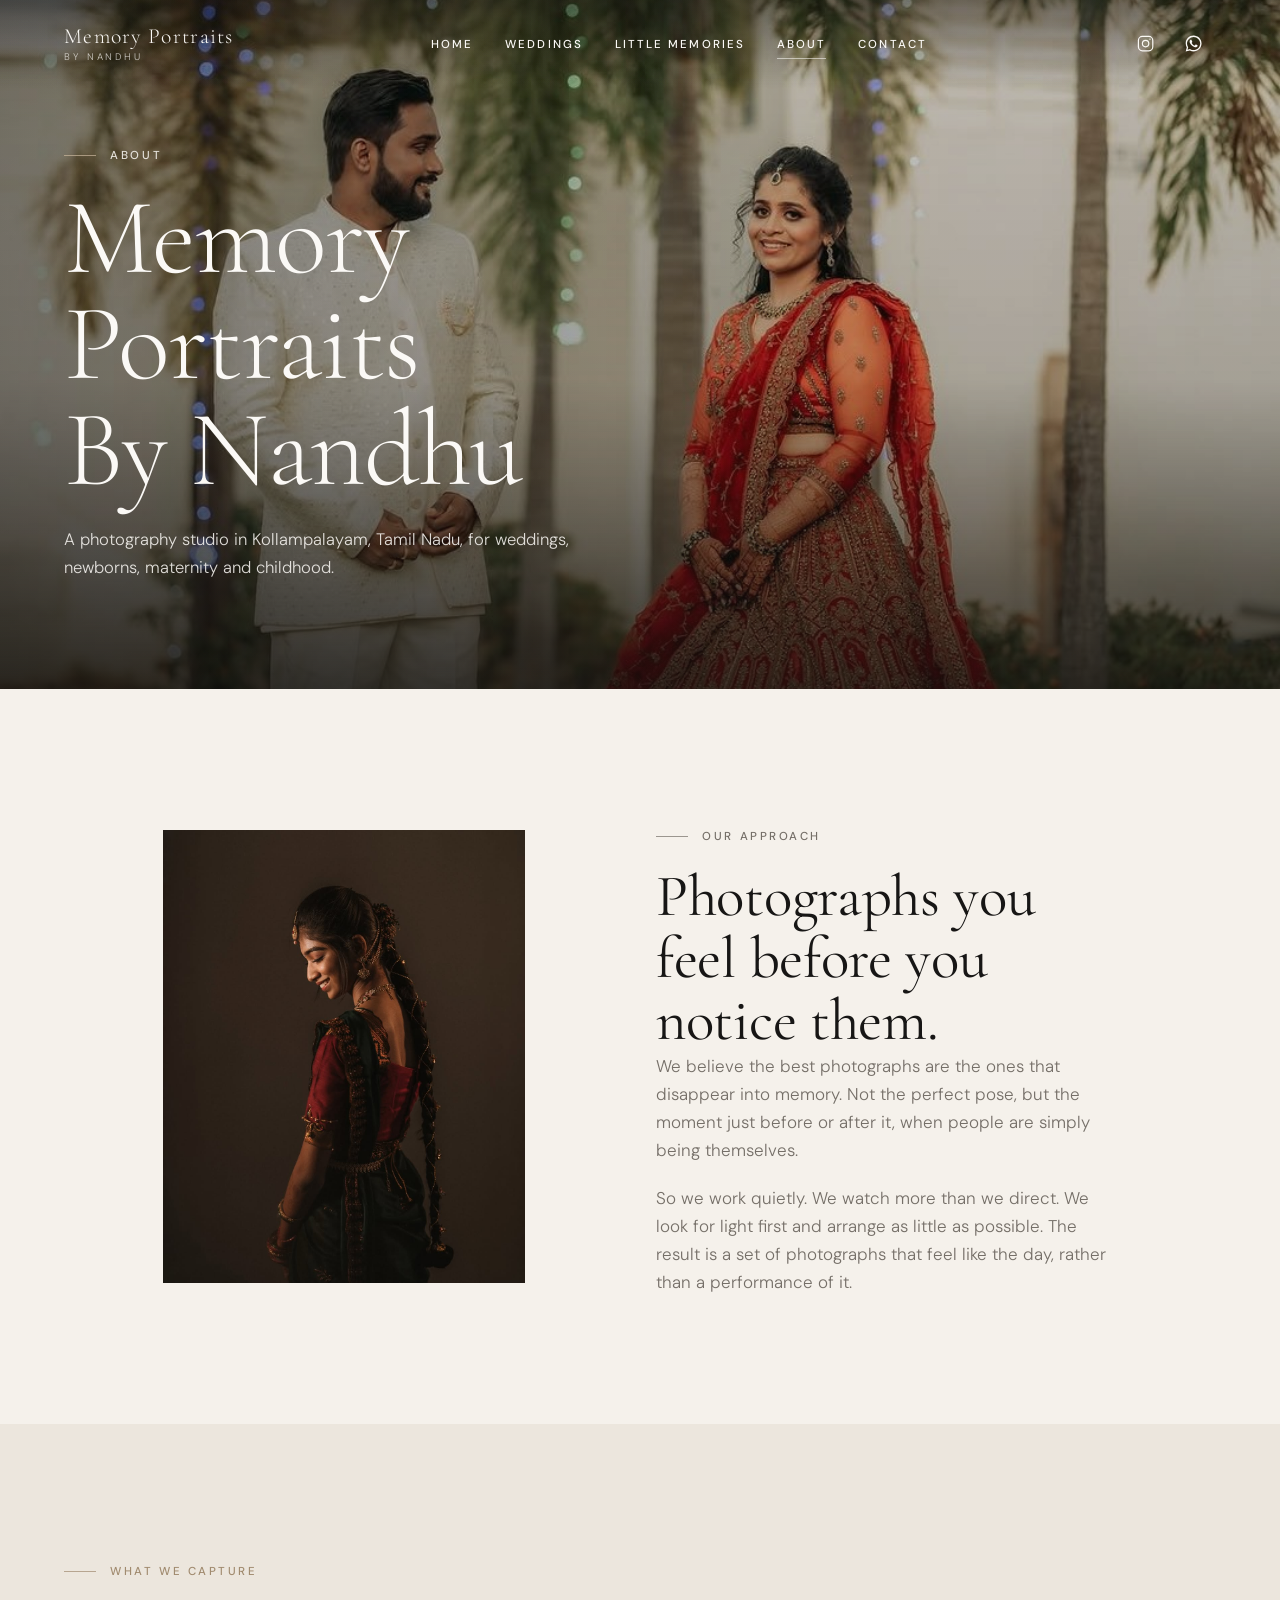
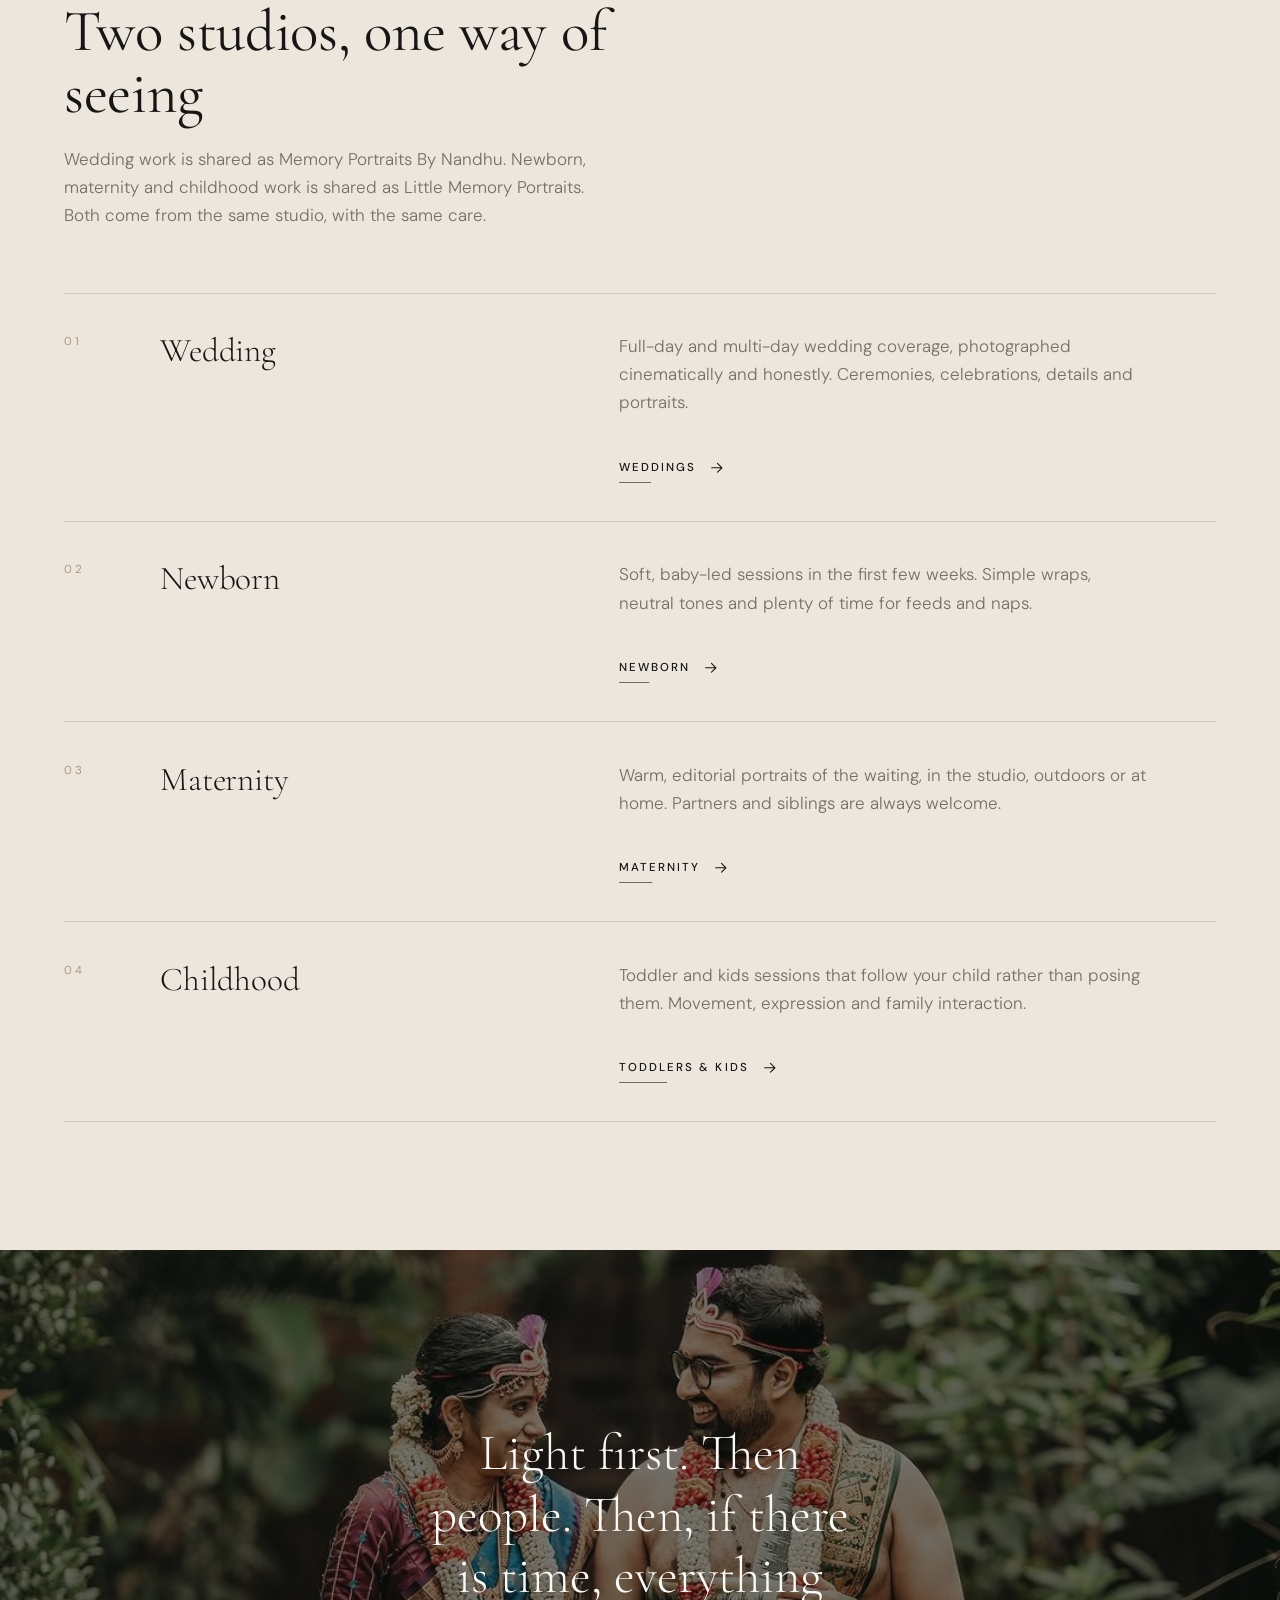
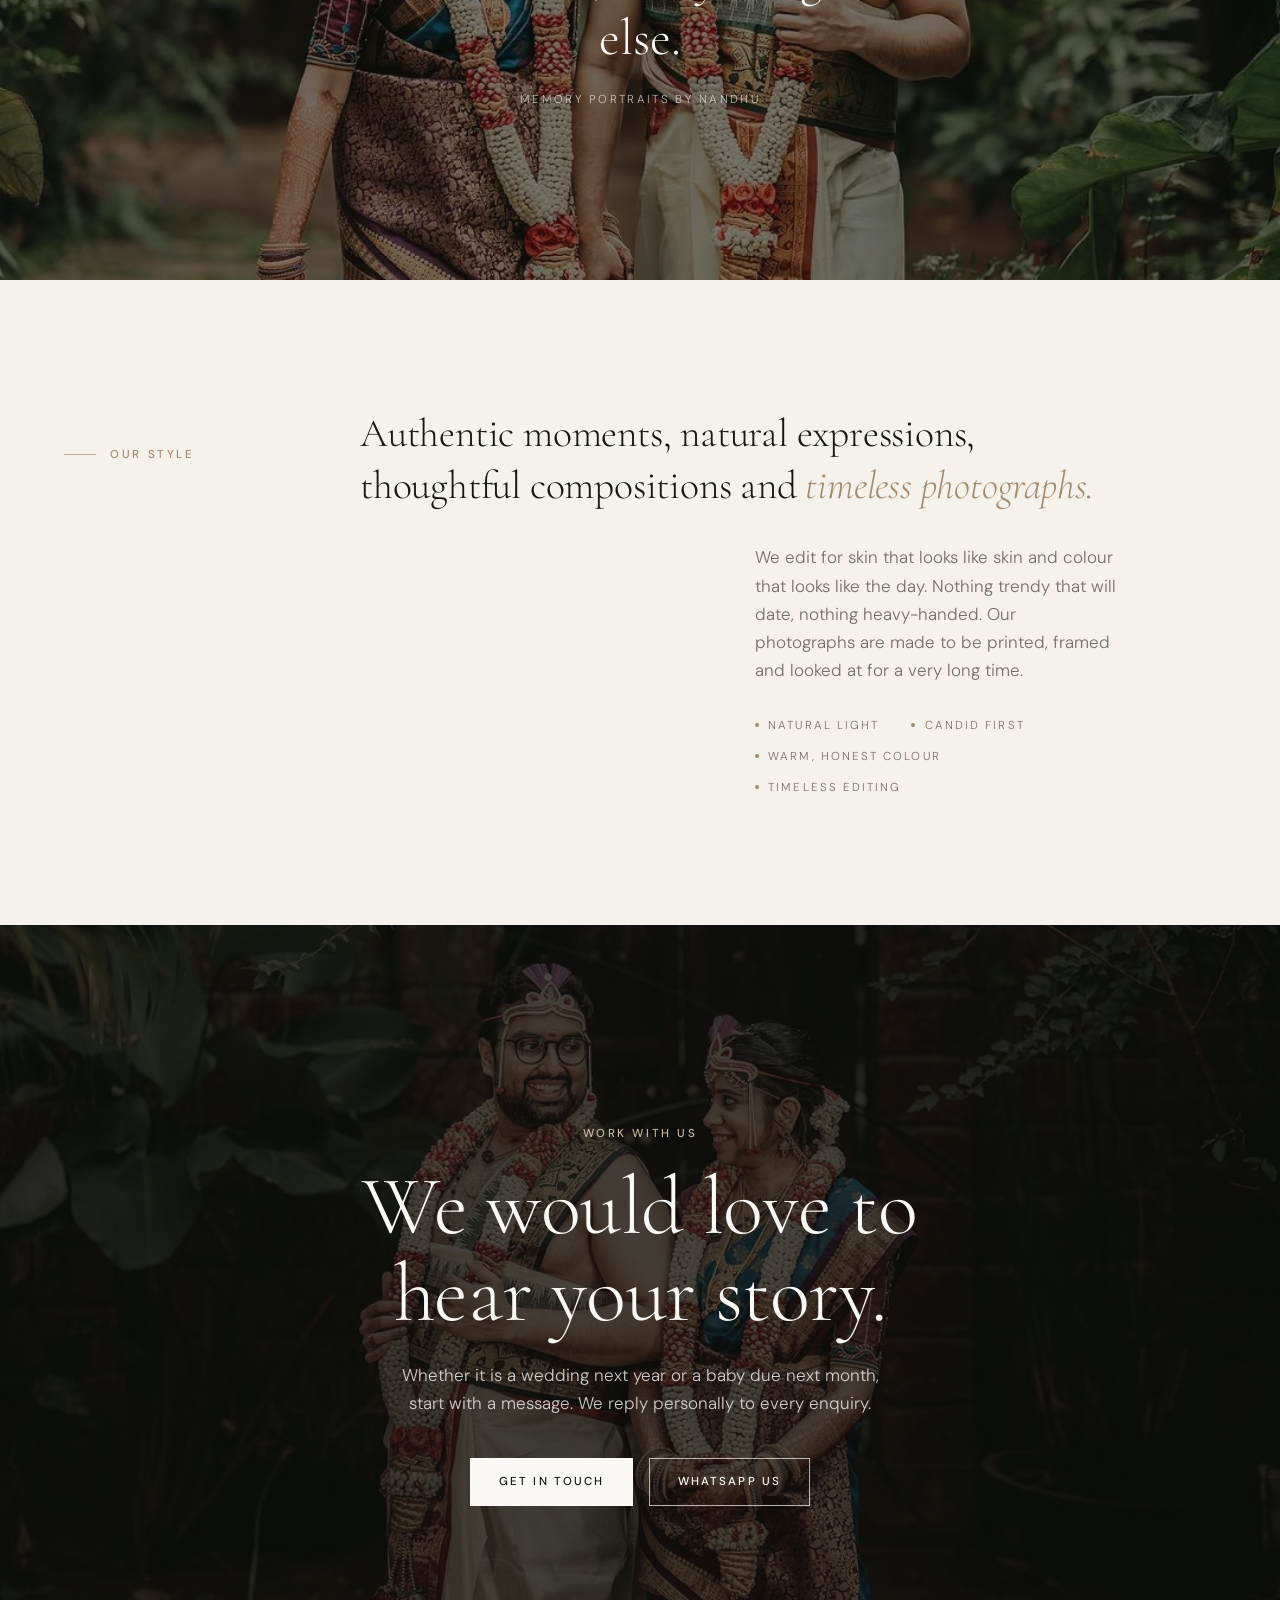
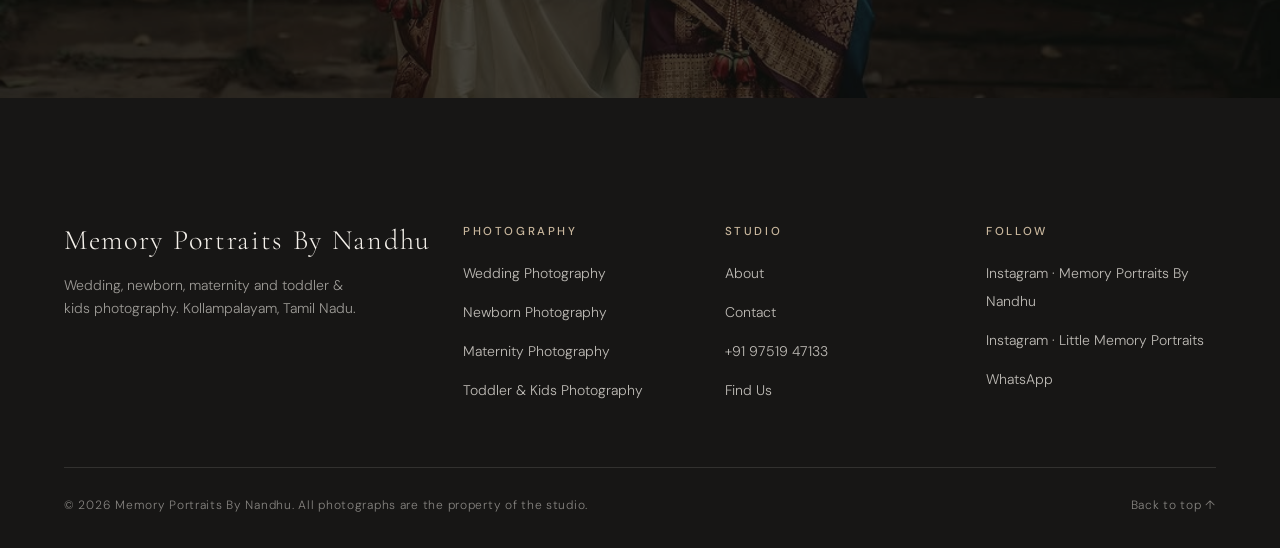
<file: about.html>
<!DOCTYPE html>
<html lang="en">
<head>
    <meta charset="utf-8">
    <meta name="viewport" content="width=device-width, initial-scale=1">
    <title>About | Memory Portraits By Nandhu</title>
    <meta name="description" content="About Memory Portraits By Nandhu, a photography studio in Kollampalayam, Tamil Nadu. Our approach, what we capture and the style behind our wedding, newborn, maternity and childhood photography.">

    <meta property="og:type" content="website">
    <meta property="og:site_name" content="Memory Portraits By Nandhu">
    <meta property="og:title" content="About | Memory Portraits By Nandhu">
    <meta property="og:description" content="Authentic moments, natural expressions, thoughtful compositions and timeless photographs.">
    <meta name="twitter:card" content="summary_large_image">
    <meta name="theme-color" content="#f5f1eb">

    <link rel="icon" href="assets/icons/favicon.svg" type="image/svg+xml">
    <link rel="preconnect" href="https://fonts.googleapis.com">
    <link rel="preconnect" href="https://fonts.gstatic.com" crossorigin>
    <link href="https://fonts.googleapis.com/css2?family=Cormorant+Garamond:ital,wght@0,300;0,400;0,500;1,300;1,400&family=DM+Sans:wght@300;400;500&display=swap" rel="stylesheet">
    <link rel="stylesheet" href="css/style.css">
    <script>document.documentElement.classList.add("js");</script>
</head>
<body id="top">

    <a class="skip-link" href="#main">Skip to content</a>

    <div class="preloader" aria-hidden="true">
        <div class="preloader__inner">
            <span class="preloader__mark">Memory Portraits By Nandhu</span>
            <span class="preloader__line"></span>
        </div>
    </div>

    <!-- ============================================================ HEADER -->
    <header class="site-header">
        <div class="site-header__inner">
            <a class="brand" href="index.html" aria-label="Memory Portraits By Nandhu – home">
                <span class="brand__name">Memory Portraits</span>
                <span class="brand__sub">By Nandhu</span>
            </a>

            <nav class="site-nav" aria-label="Primary">
                <ul class="site-nav__list">
                    <li><a href="index.html">Home</a></li>
                    <li><a href="weddings.html">Weddings</a></li>
                    <li><a href="newborn.html">Little Memories</a></li>
                    <li><a href="about.html" aria-current="page">About</a></li>
                    <li><a href="contact.html">Contact</a></li>
                </ul>
            </nav>

            <div class="site-header__actions">
                <a class="icon-link" href="https://www.instagram.com/memory_portraits_by_nandhu/" target="_blank" rel="noopener" aria-label="Instagram (opens in a new tab)">
                    <svg class="icon" viewBox="0 0 24 24" aria-hidden="true"><rect x="3" y="3" width="18" height="18" rx="5"/><circle cx="12" cy="12" r="4"/><circle cx="17.5" cy="6.5" r="0.8" fill="currentColor" stroke="none"/></svg>
                </a>
                <a class="icon-link" data-config="whatsapp" href="https://wa.me/919751947133" target="_blank" rel="noopener" aria-label="WhatsApp (opens in a new tab)">
                    <svg class="icon icon--fill" viewBox="0 0 24 24" aria-hidden="true"><path d="M12.04 2C6.58 2 2.13 6.45 2.13 11.91c0 1.75.46 3.45 1.32 4.95L2.05 22l5.25-1.38c1.45.79 3.08 1.21 4.74 1.21 5.46 0 9.91-4.45 9.91-9.91S17.5 2 12.04 2zm0 18.15c-1.48 0-2.93-.4-4.2-1.15l-.3-.18-3.12.82.83-3.04-.2-.31a8.26 8.26 0 0 1-1.26-4.38c0-4.54 3.7-8.24 8.24-8.24 4.54 0 8.24 3.7 8.24 8.24s-3.7 8.24-8.23 8.24zm4.52-6.16c-.25-.12-1.47-.72-1.69-.81-.23-.08-.39-.12-.56.12-.17.25-.64.81-.78.97-.14.17-.29.19-.54.06-.25-.12-1.05-.39-1.99-1.23-.74-.66-1.23-1.47-1.38-1.72-.14-.25-.02-.38.11-.51.11-.11.25-.29.37-.43.12-.14.17-.25.25-.41.08-.17.04-.31-.02-.43-.06-.12-.56-1.34-.76-1.84-.2-.48-.41-.42-.56-.43h-.48c-.17 0-.43.06-.66.31-.22.25-.86.85-.86 2.07 0 1.22.89 2.4 1.01 2.56.12.17 1.75 2.67 4.23 3.74.59.26 1.05.41 1.41.52.59.19 1.13.16 1.56.1.48-.07 1.47-.6 1.67-1.18.21-.58.21-1.07.14-1.18-.06-.1-.22-.16-.47-.28z"/></svg>
                </a>
                <button class="nav-toggle" type="button" aria-expanded="false" aria-controls="nav-overlay" aria-label="Open menu">
                    <span></span><span></span>
                </button>
            </div>
        </div>
    </header>

    <div class="nav-overlay" id="nav-overlay" aria-hidden="true">
        <nav aria-label="Mobile">
            <ol class="nav-overlay__list">
                <li><a href="index.html">Home</a></li>
                <li><a href="weddings.html">Weddings</a></li>
                <li><a href="newborn.html">Little Memories</a></li>
                <li><a href="about.html" aria-current="page">About</a></li>
                <li><a href="contact.html">Contact</a></li>
            </ol>
        </nav>
        <div class="nav-overlay__footer">
            <div class="nav-overlay__social">
                <a href="https://www.instagram.com/memory_portraits_by_nandhu/" target="_blank" rel="noopener">Instagram · Memory Portraits By Nandhu</a>
                <a href="https://www.instagram.com/little_memoryportraits/" target="_blank" rel="noopener">Instagram · Little Memory Portraits</a>
                <a data-config="whatsapp" href="https://wa.me/919751947133" target="_blank" rel="noopener">WhatsApp</a>
            </div>
            <span class="nav-overlay__note">Kollampalayam, Tamil Nadu</span>
        </div>
    </div>

    <main id="main">

        <!-- ========================================================= HERO -->
        <section class="hero hero--compact" aria-labelledby="hero-title">
            <div class="hero__media">
                <img src="assets/images/hero/hero-about.jpg" alt="Bride and groom beneath the palms at the reception" width="1920" height="1080" loading="eager" fetchpriority="high">
            </div>
            <div class="hero__overlay"></div>
            <div class="hero__content">
                <p class="section-label">About</p>
                <h1 class="hero__title" id="hero-title">Memory Portraits By Nandhu</h1>
                <p class="hero__text">A photography studio in Kollampalayam, Tamil Nadu, for weddings, newborns, maternity and childhood.</p>
            </div>
        </section>

        <!-- ================================================= OUR APPROACH -->
        <section class="section" aria-labelledby="approach-title">
            <div class="container">
                <div class="grid-12 about-brief">
                    <figure class="about-brief__media reveal" data-reveal="scale">
                        <img src="assets/images/about/about-photographer.jpg" alt="Bride in soft, low light. Memory Portraits By Nandhu" width="1200" height="1600" loading="lazy">
                    </figure>
                    <div class="about-brief__body reveal">
                        <p class="section-label">Our approach</p>
                        <h2 class="section-title" id="approach-title">Photographs you feel before you notice them.</h2>
                        <p>We believe the best photographs are the ones that disappear into memory. Not the perfect pose, but the moment just before or after it, when people are simply being themselves.</p>
                        <p>So we work quietly. We watch more than we direct. We look for light first and arrange as little as possible. The result is a set of photographs that feel like the day, rather than a performance of it.</p>
                    </div>
                </div>
            </div>
        </section>

        <!-- ============================================== WHAT WE CAPTURE -->
        <section class="section section--alt" aria-labelledby="capture-title">
            <div class="container">
                <div class="section-heading reveal">
                    <p class="section-label">What we capture</p>
                    <h2 class="section-title" id="capture-title">Two studios, one way of seeing</h2>
                    <p class="section-heading__text">Wedding work is shared as Memory Portraits By Nandhu. Newborn, maternity and childhood work is shared as Little Memory Portraits. Both come from the same studio, with the same care.</p>
                </div>

                <div class="values reveal-stagger">
                    <article class="value">
                        <span class="value__index">01</span>
                        <h3 class="value__title">Wedding</h3>
                        <div class="value__text">
                            <p>Full-day and multi-day wedding coverage, photographed cinematically and honestly. Ceremonies, celebrations, details and portraits.</p>
                            <a class="link-arrow" href="weddings.html">Weddings <svg class="icon" viewBox="0 0 24 24" aria-hidden="true"><path d="M5 12h14M13 6l6 6-6 6"/></svg></a>
                        </div>
                    </article>
                    <article class="value">
                        <span class="value__index">02</span>
                        <h3 class="value__title">Newborn</h3>
                        <div class="value__text">
                            <p>Soft, baby-led sessions in the first few weeks. Simple wraps, neutral tones and plenty of time for feeds and naps.</p>
                            <a class="link-arrow" href="newborn.html">Newborn <svg class="icon" viewBox="0 0 24 24" aria-hidden="true"><path d="M5 12h14M13 6l6 6-6 6"/></svg></a>
                        </div>
                    </article>
                    <article class="value">
                        <span class="value__index">03</span>
                        <h3 class="value__title">Maternity</h3>
                        <div class="value__text">
                            <p>Warm, editorial portraits of the waiting, in the studio, outdoors or at home. Partners and siblings are always welcome.</p>
                            <a class="link-arrow" href="maternity.html">Maternity <svg class="icon" viewBox="0 0 24 24" aria-hidden="true"><path d="M5 12h14M13 6l6 6-6 6"/></svg></a>
                        </div>
                    </article>
                    <article class="value">
                        <span class="value__index">04</span>
                        <h3 class="value__title">Childhood</h3>
                        <div class="value__text">
                            <p>Toddler and kids sessions that follow your child rather than posing them. Movement, expression and family interaction.</p>
                            <a class="link-arrow" href="toddlers.html">Toddlers &amp; Kids <svg class="icon" viewBox="0 0 24 24" aria-hidden="true"><path d="M5 12h14M13 6l6 6-6 6"/></svg></a>
                        </div>
                    </article>
                </div>
            </div>
        </section>

        <!-- ================================================== IMAGE BREAK -->
        <section class="image-break" aria-label="Behind the scenes at the studio">
            <div class="image-break__media">
                <img src="assets/images/about/about-studio.jpg" alt="" width="1600" height="1067" loading="lazy">
            </div>
            <blockquote class="image-break__quote reveal" data-reveal="fade">
                <p>Light first. Then people. Then, if there is time, everything else.</p>
                <footer>Memory Portraits By Nandhu</footer>
            </blockquote>
        </section>

        <!-- ==================================================== OUR STYLE -->
        <section class="section" aria-labelledby="style-title">
            <div class="container">
                <div class="grid-12 statement">
                    <p class="section-label statement__label reveal" data-reveal="fade">Our style</p>
                    <h2 class="statement__text reveal" id="style-title">Authentic moments, natural expressions, thoughtful compositions and <em>timeless photographs.</em></h2>
                    <div class="statement__aside reveal">
                        <p>We edit for skin that looks like skin and colour that looks like the day. Nothing trendy that will date, nothing heavy-handed. Our photographs are made to be printed, framed and looked at for a very long time.</p>
                        <ul class="eyebrow-list">
                            <li>Natural light</li>
                            <li>Candid first</li>
                            <li>Warm, honest colour</li>
                            <li>Timeless editing</li>
                        </ul>
                    </div>
                </div>
            </div>
        </section>

        <!-- =================================================== CONTACT CTA -->
        <section class="contact-cta" aria-labelledby="cta-title">
            <div class="contact-cta__media">
                <img src="assets/images/weddings/wedding-14.jpg" alt="" width="1600" height="1067" loading="lazy">
            </div>
            <div class="container reveal">
                <p class="section-label">Work with us</p>
                <h2 class="contact-cta__title" id="cta-title">We would love to hear your story.</h2>
                <p class="contact-cta__text">Whether it is a wedding next year or a baby due next month, start with a message. We reply personally to every enquiry.</p>
                <div class="btn-group">
                    <a class="btn btn--light-solid" href="contact.html">Get in touch</a>
                    <a class="btn btn--light" data-config="whatsapp" href="https://wa.me/919751947133" target="_blank" rel="noopener">WhatsApp us</a>
                </div>
            </div>
        </section>

    </main>

    <!-- ============================================================ FOOTER -->
    <footer class="site-footer">
        <div class="container site-footer__grid">
            <div class="site-footer__brand">
                <a class="brand" href="index.html"><span class="brand__name">Memory Portraits By Nandhu</span></a>
                <p>Wedding, newborn, maternity and toddler &amp; kids photography. Kollampalayam, Tamil Nadu.</p>
            </div>
            <div>
                <h4 class="site-footer__heading">Photography</h4>
                <ul class="site-footer__list">
                    <li><a href="weddings.html">Wedding Photography</a></li>
                    <li><a href="newborn.html">Newborn Photography</a></li>
                    <li><a href="maternity.html">Maternity Photography</a></li>
                    <li><a href="toddlers.html">Toddler &amp; Kids Photography</a></li>
                </ul>
            </div>
            <div>
                <h4 class="site-footer__heading">Studio</h4>
                <ul class="site-footer__list">
                    <li><a href="about.html">About</a></li>
                    <li><a href="contact.html">Contact</a></li>
                    <li><a data-config="phone" href="tel:+919751947133">+91 97519 47133</a></li>
                    <li><a data-config="maps" href="https://www.google.com/maps/search/?api=1&amp;query=Memory+Portraits+By+Nandhu,+AK+Square,+95%2F1,+Gandhiji+Street,+Karur+Road,+Kollampalayam,+Tamil+Nadu+638002" target="_blank" rel="noopener">Find Us</a></li>
                </ul>
            </div>
            <div>
                <h4 class="site-footer__heading">Follow</h4>
                <ul class="site-footer__list">
                    <li><a href="https://www.instagram.com/memory_portraits_by_nandhu/" target="_blank" rel="noopener">Instagram · Memory Portraits By Nandhu</a></li>
                    <li><a href="https://www.instagram.com/little_memoryportraits/" target="_blank" rel="noopener">Instagram · Little Memory Portraits</a></li>
                    <li><a data-config="whatsapp" href="https://wa.me/919751947133" target="_blank" rel="noopener">WhatsApp</a></li>
                </ul>
            </div>
        </div>
        <div class="container site-footer__bottom">
            <span>© <span data-year>2026</span> Memory Portraits By Nandhu. All photographs are the property of the studio.</span>
            <a href="#top">Back to top &uarr;</a>
        </div>
    </footer>


    <script src="js/main.js" defer></script>
</body>
</html>
</file>
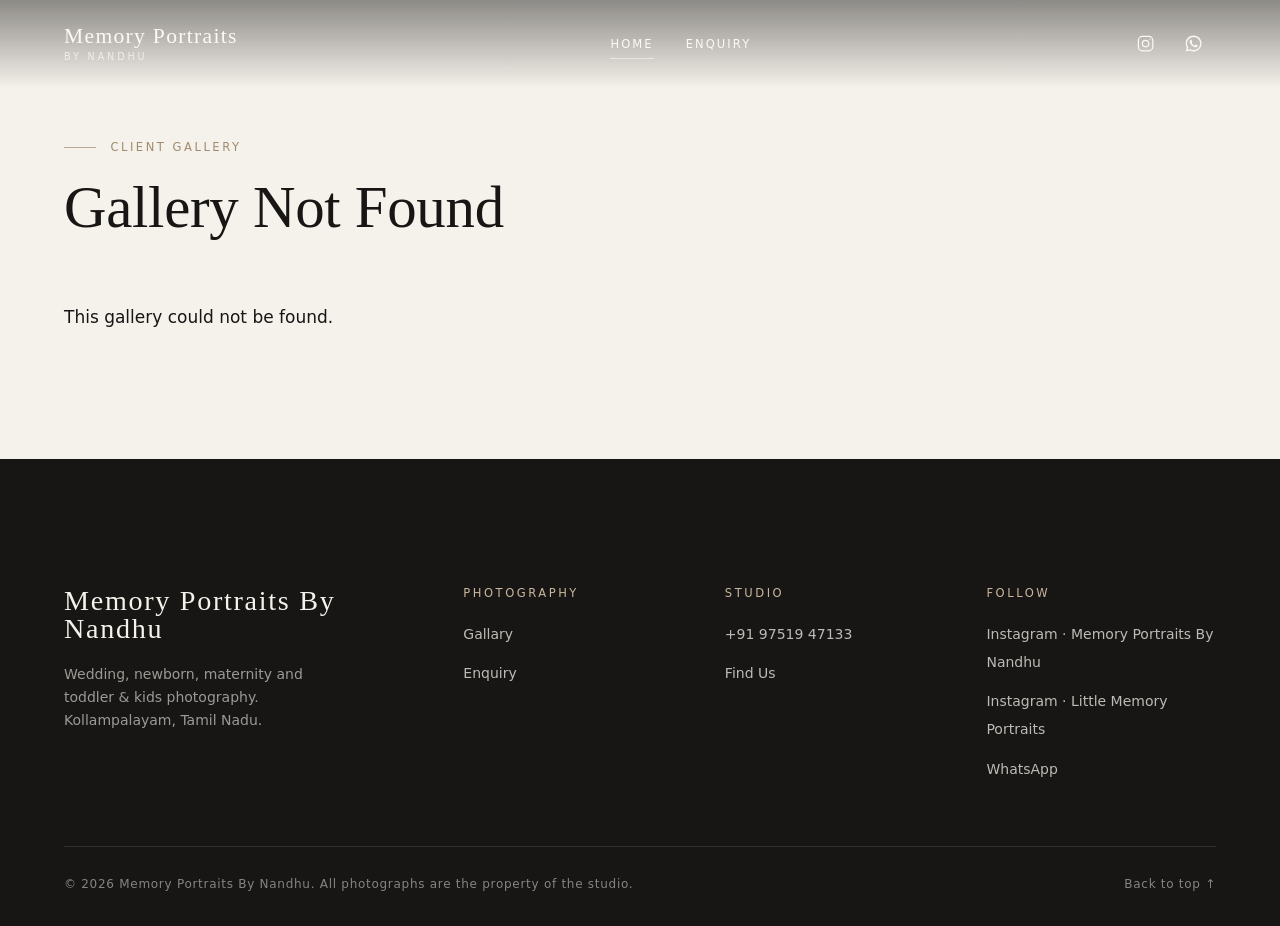
<file: client-gallery.html>
<!DOCTYPE html>
<html lang="en">
<head>
    <meta charset="UTF-8">
    <meta name="viewport" content="width=device-width, initial-scale=1.0">

    <title>Client Gallery | Memory Portraits By Nandhu</title>

    <link rel="stylesheet" href="css/style.css">
</head>
<body>

       <!-- ============================================================ HEADER -->
    <header class="site-header">
        <div class="site-header__inner">
            <a class="brand" href="index.html" aria-label="Memory Portraits By Nandhu – home">
                <span class="brand__name">Memory Portraits</span>
                <span class="brand__sub">By Nandhu</span>
            </a>

            <nav class="site-nav" aria-label="Primary">
                <ul class="site-nav__list">
                    <li><a href="index.html" aria-current="page">Home</a></li>
                  <!--  <li><a href="weddings.html">Weddings</a></li>
                    <li><a href="newborn.html">Little Memories</a></li>
                    <li><a href="about.html">About</a></li>
                    <li><a href="contact.html">Contact</a></li>-->
                    <li><a href="enquiry.html">Enquiry</a></li>
                    
                </ul>
            </nav>

            <div class="site-header__actions">
                <a class="icon-link" href="https://www.instagram.com/memory_portraits_by_nandhu/" target="_blank" rel="noopener" aria-label="Instagram (opens in a new tab)">
                    <svg class="icon" viewBox="0 0 24 24" aria-hidden="true"><rect x="3" y="3" width="18" height="18" rx="5"/><circle cx="12" cy="12" r="4"/><circle cx="17.5" cy="6.5" r="0.8" fill="currentColor" stroke="none"/></svg>
                </a>
                <a class="icon-link" data-config="whatsapp" href="https://wa.me/919751947133" target="_blank" rel="noopener" aria-label="WhatsApp (opens in a new tab)">
                    <svg class="icon icon--fill" viewBox="0 0 24 24" aria-hidden="true"><path d="M12.04 2C6.58 2 2.13 6.45 2.13 11.91c0 1.75.46 3.45 1.32 4.95L2.05 22l5.25-1.38c1.45.79 3.08 1.21 4.74 1.21 5.46 0 9.91-4.45 9.91-9.91S17.5 2 12.04 2zm0 18.15c-1.48 0-2.93-.4-4.2-1.15l-.3-.18-3.12.82.83-3.04-.2-.31a8.26 8.26 0 0 1-1.26-4.38c0-4.54 3.7-8.24 8.24-8.24 4.54 0 8.24 3.7 8.24 8.24s-3.7 8.24-8.23 8.24zm4.52-6.16c-.25-.12-1.47-.72-1.69-.81-.23-.08-.39-.12-.56.12-.17.25-.64.81-.78.97-.14.17-.29.19-.54.06-.25-.12-1.05-.39-1.99-1.23-.74-.66-1.23-1.47-1.38-1.72-.14-.25-.02-.38.11-.51.11-.11.25-.29.37-.43.12-.14.17-.25.25-.41.08-.17.04-.31-.02-.43-.06-.12-.56-1.34-.76-1.84-.2-.48-.41-.42-.56-.43h-.48c-.17 0-.43.06-.66.31-.22.25-.86.85-.86 2.07 0 1.22.89 2.4 1.01 2.56.12.17 1.75 2.67 4.23 3.74.59.26 1.05.41 1.41.52.59.19 1.13.16 1.56.1.48-.07 1.47-.6 1.67-1.18.21-.58.21-1.07.14-1.18-.06-.1-.22-.16-.47-.28z"/></svg>
                </a>
                <button class="nav-toggle" type="button" aria-expanded="false" aria-controls="nav-overlay" aria-label="Open menu">
                    <span></span><span></span>
                </button>
            </div>
        </div>
    </header>

    <div class="nav-overlay" id="nav-overlay" aria-hidden="true">
        <nav aria-label="Mobile">
            <ol class="nav-overlay__list">
                <li><a href="index.html" aria-current="page">Home</a></li>
              <!--  <li><a href="weddings.html">Weddings</a></li>
                <li><a href="newborn.html">Little Memories</a></li>
                <li><a href="about.html">About</a></li>
                <li><a href="contact.html">Contact</a></li> -->
                <li><a href="enquiry.html">Enquiry</a></li>
            </ol>
        </nav>
        <div class="nav-overlay__footer">
            <div class="nav-overlay__social">
                <a href="https://www.instagram.com/memory_portraits_by_nandhu/" target="_blank" rel="noopener">Instagram · Memory Portraits By Nandhu</a>
                <a href="https://www.instagram.com/little_memoryportraits/" target="_blank" rel="noopener">Instagram · Little Memory Portraits</a>
                <a data-config="whatsapp" href="https://wa.me/919751947133" target="_blank" rel="noopener">WhatsApp</a>
            </div>
            <span class="nav-overlay__note">Kollampalayam, Tamil Nadu</span>
        </div>
    </div>


    <main class="section">
        <div class="container">
            <header class="section-heading">
                <p class="section-label" id="clientCategory">Wedding Collection</p>
                <h2 class="section-title" id="clientTitle">Client Gallery</h2>
                <p id="photoCount"></p>
            </header>

            <div class="gallery gallery--editorial" id="photoGallery"></div>

            <p id="notFound" hidden>This gallery could not be found.</p>
        </div>
    </main>


     <!-- ============================================================ FOOTER -->
    <footer class="site-footer">
        <div class="container site-footer__grid">
            <div class="site-footer__brand">
                <a class="brand" href="index.html"><span class="brand__name">Memory Portraits By Nandhu</span></a>
                <p>Wedding, newborn, maternity and toddler &amp; kids photography. Kollampalayam, Tamil Nadu.</p>
            </div>
            <div>
                <h4 class="site-footer__heading">Photography</h4>
                <ul class="site-footer__list">
                    <li><a href="index.html">Gallary</a></li>
                    <li><a href="enquiry.html">Enquiry</a></li>
                </ul>
               <!-- <ul class="site-footer__list">
                    <li><a href="weddings.html">Wedding Photography</a></li>
                    <li><a href="newborn.html">Newborn Photography</a></li>
                    <li><a href="maternity.html">Maternity Photography</a></li>
                    <li><a href="toddlers.html">Toddler &amp; Kids Photography</a></li>
                </ul>-->
            </div>
            <div>
                <h4 class="site-footer__heading">Studio</h4>
                <ul class="site-footer__list">
                   <!-- <li><a href="about.html">About</a></li>
                    <li><a href="contact.html">Contact</a></li>-->
                    <li><a data-config="phone" href="tel:+919751947133">+91 97519 47133</a></li>
                    <li><a data-config="maps" href="https://www.google.com/maps/search/?api=1&amp;query=Memory+Portraits+By+Nandhu,+AK+Square,+95%2F1,+Gandhiji+Street,+Karur+Road,+Kollampalayam,+Tamil+Nadu+638002" target="_blank" rel="noopener">Find Us</a></li>
                </ul>
            </div>
            <div>
                <h4 class="site-footer__heading">Follow</h4>
                <ul class="site-footer__list">
                    <li><a href="https://www.instagram.com/memory_portraits_by_nandhu/" target="_blank" rel="noopener">Instagram · Memory Portraits By Nandhu</a></li>
                    <li><a href="https://www.instagram.com/little_memoryportraits/" target="_blank" rel="noopener">Instagram · Little Memory Portraits</a></li>
                    <li><a data-config="whatsapp" href="https://wa.me/919751947133" target="_blank" rel="noopener">WhatsApp</a></li>
                </ul>
            </div>
        </div>
        <div class="container site-footer__bottom">
            <span>© <span data-year>2026</span> Memory Portraits By Nandhu. All photographs are the property of the studio.</span>
            <a href="#top">Back to top &uarr;</a>
        </div>
    </footer>

    <script src="js/gallery-utils.js"></script>
    <script src="js/client-gallery.js"></script>
</body>
</html>
</file>
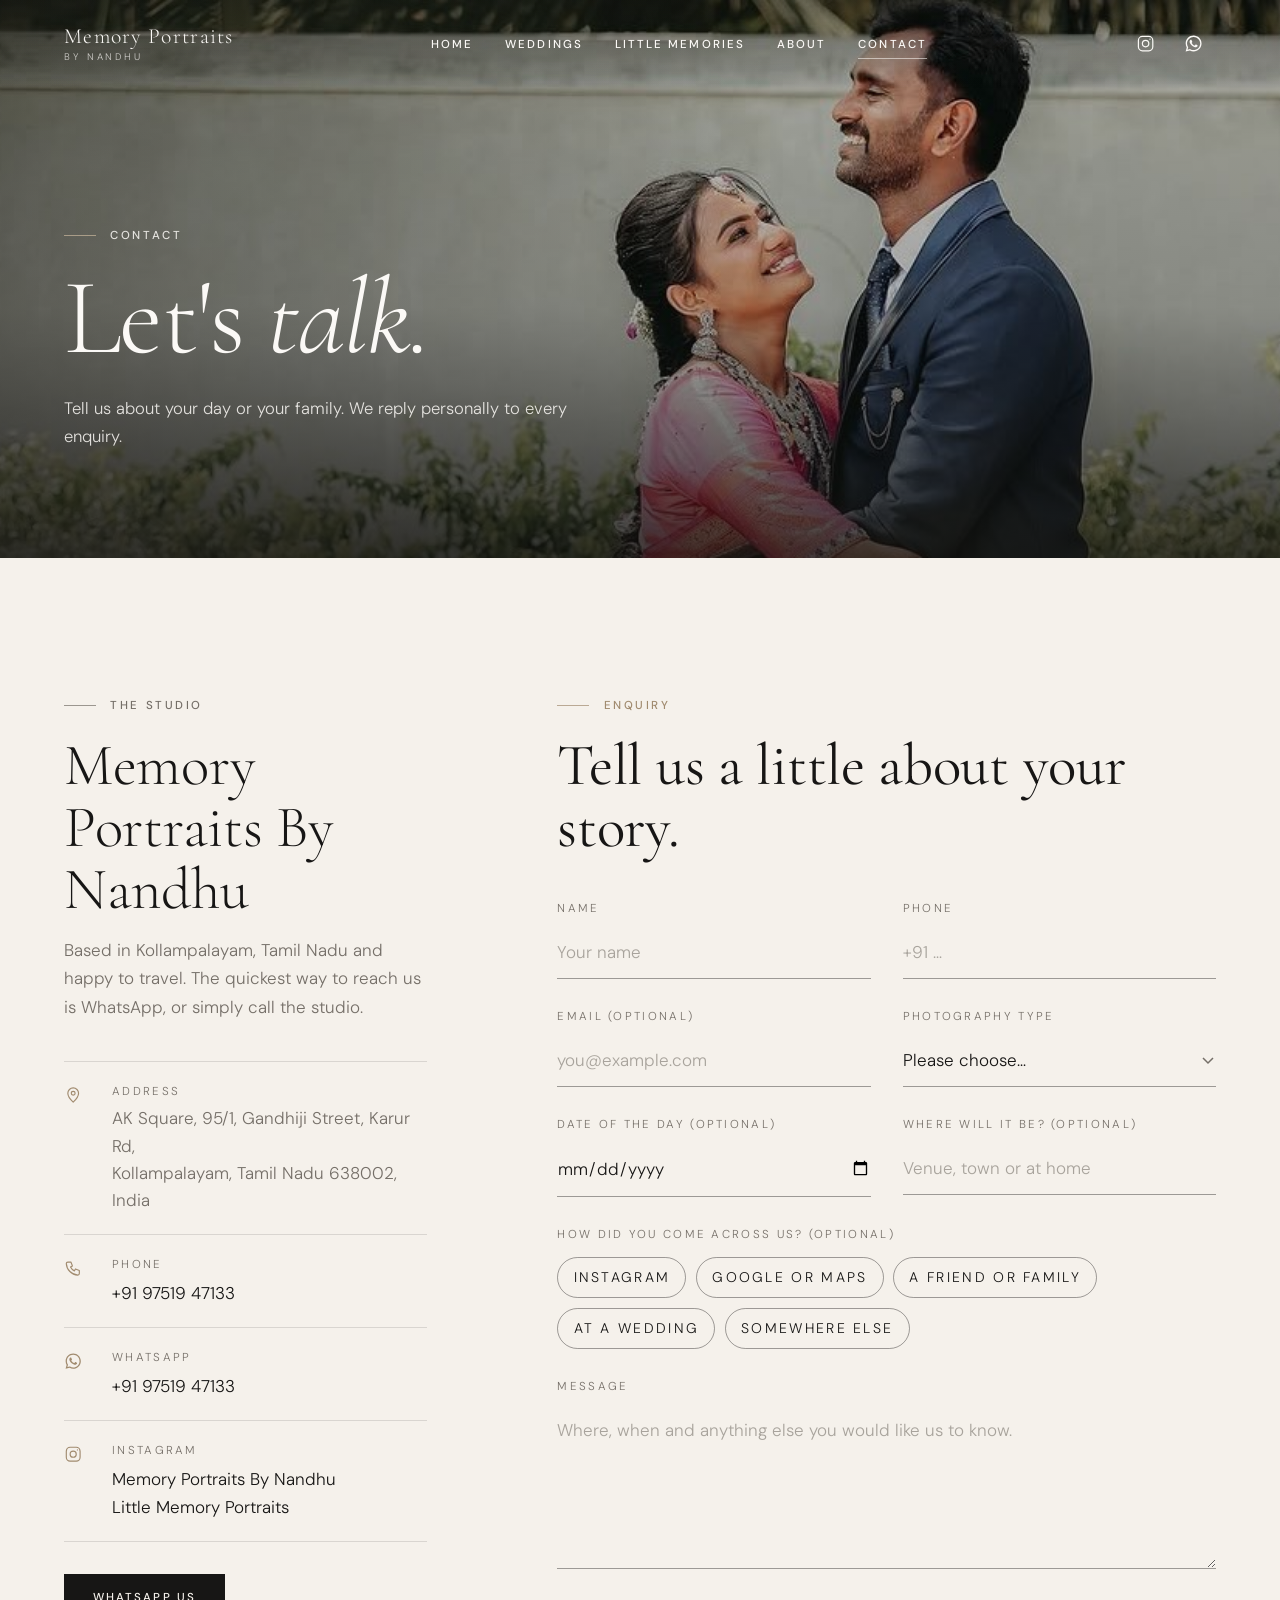
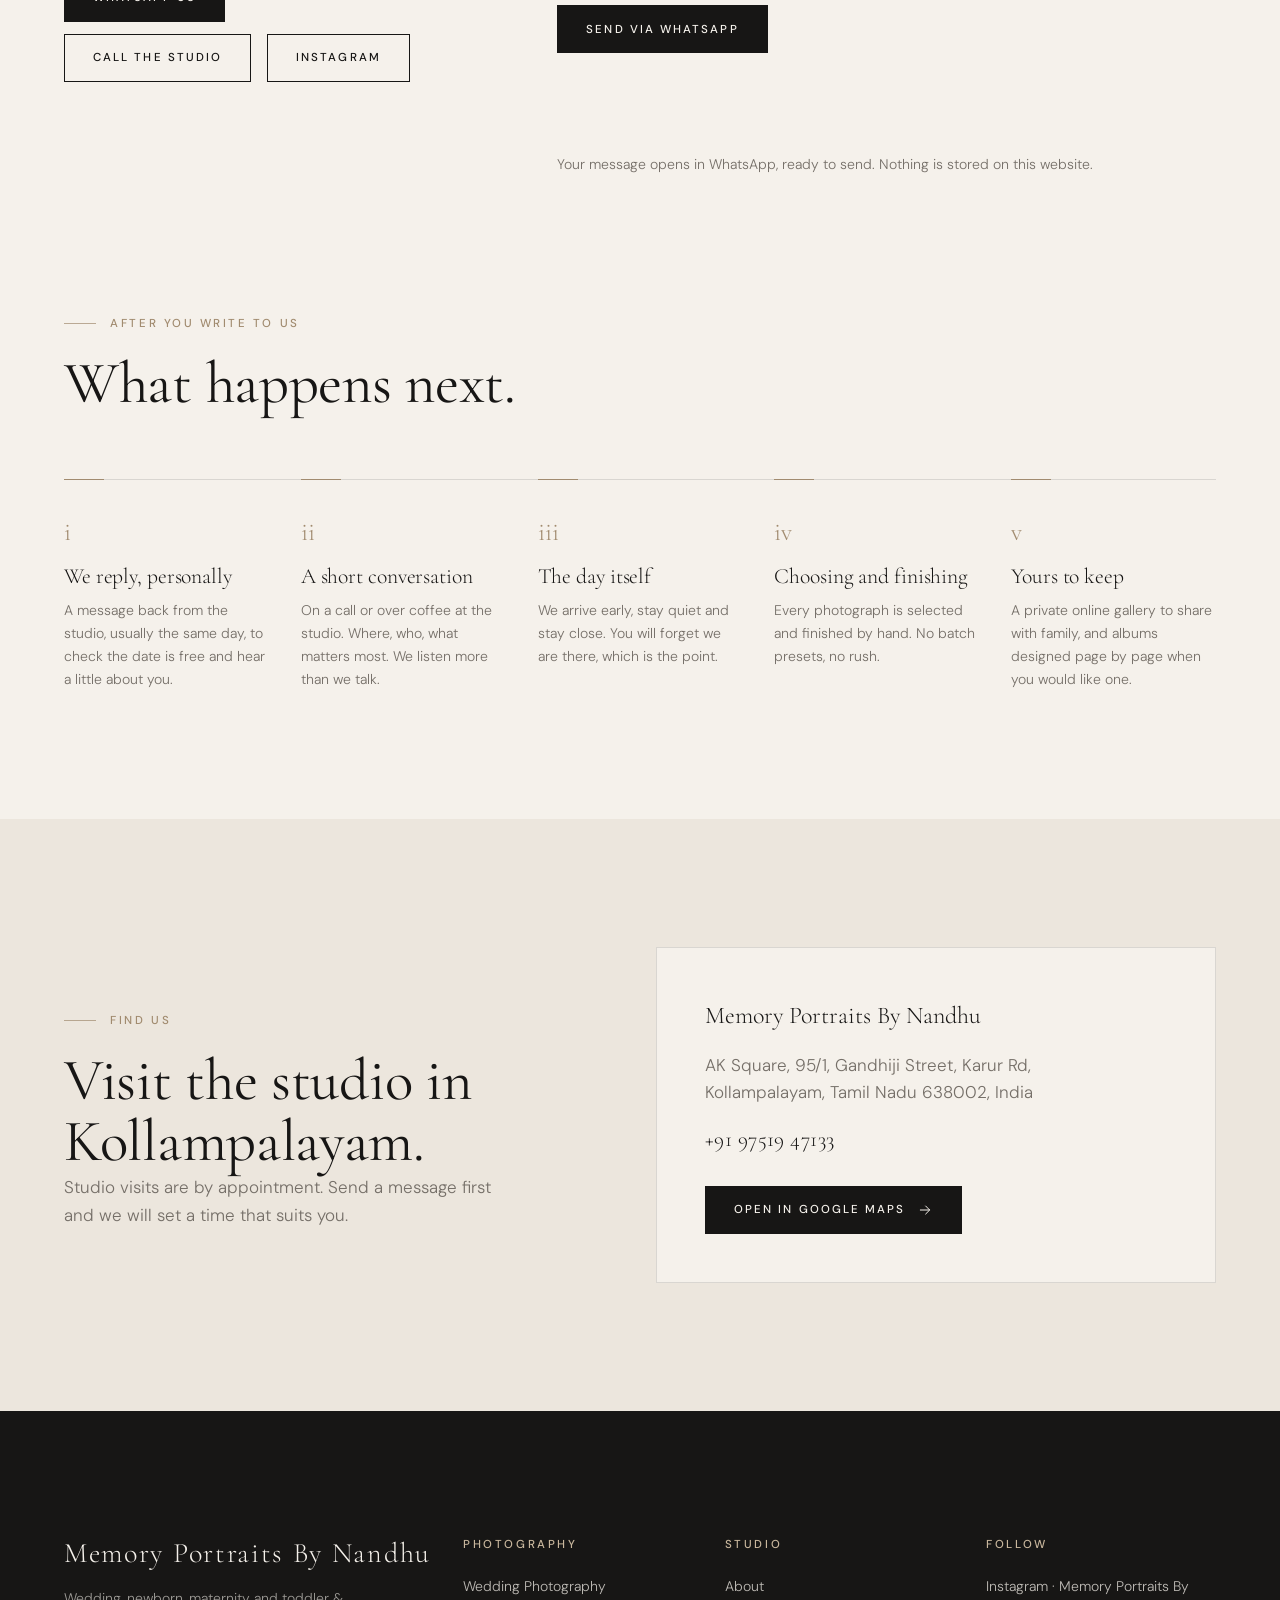
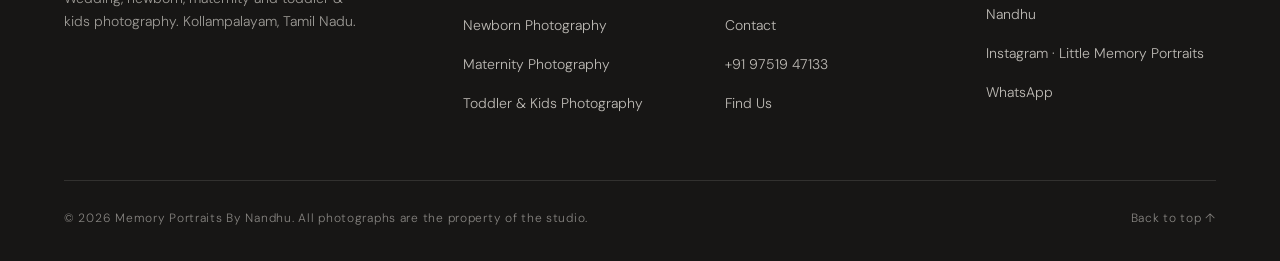
<file: contact.html>
<!DOCTYPE html>
<html lang="en">
<head>
    <meta charset="utf-8">
    <meta name="viewport" content="width=device-width, initial-scale=1">
    <title>Contact | Memory Portraits By Nandhu</title>
    <meta name="description" content="Enquire about wedding, newborn, maternity or kids photography with Memory Portraits By Nandhu in Kollampalayam, Tamil Nadu. Message us on WhatsApp or call the studio.">

    <meta property="og:type" content="website">
    <meta property="og:site_name" content="Memory Portraits By Nandhu">
    <meta property="og:title" content="Contact | Memory Portraits By Nandhu">
    <meta property="og:description" content="Tell us about your day or your family. We reply personally to every enquiry.">
    <meta name="twitter:card" content="summary_large_image">
    <meta name="theme-color" content="#f5f1eb">

    <link rel="icon" href="assets/icons/favicon.svg" type="image/svg+xml">
    <link rel="preconnect" href="https://fonts.googleapis.com">
    <link rel="preconnect" href="https://fonts.gstatic.com" crossorigin>
    <link href="https://fonts.googleapis.com/css2?family=Cormorant+Garamond:ital,wght@0,300;0,400;0,500;1,300;1,400&family=DM+Sans:wght@300;400;500&display=swap" rel="stylesheet">
    <link rel="stylesheet" href="css/style.css">
    <script>document.documentElement.classList.add("js");</script>
</head>
<body id="top">

    <a class="skip-link" href="#main">Skip to content</a>

    <div class="preloader" aria-hidden="true">
        <div class="preloader__inner">
            <span class="preloader__mark">Memory Portraits By Nandhu</span>
            <span class="preloader__line"></span>
        </div>
    </div>

    <!-- ============================================================ HEADER -->
    <header class="site-header">
        <div class="site-header__inner">
            <a class="brand" href="index.html" aria-label="Memory Portraits By Nandhu – home">
                <span class="brand__name">Memory Portraits</span>
                <span class="brand__sub">By Nandhu</span>
            </a>

            <nav class="site-nav" aria-label="Primary">
                <ul class="site-nav__list">
                    <li><a href="index.html">Home</a></li>
                    <li><a href="weddings.html">Weddings</a></li>
                    <li><a href="newborn.html">Little Memories</a></li>
                    <li><a href="about.html">About</a></li>
                    <li><a href="contact.html" aria-current="page">Contact</a></li>
                </ul>
            </nav>

            <div class="site-header__actions">
                <a class="icon-link" href="https://www.instagram.com/memory_portraits_by_nandhu/" target="_blank" rel="noopener" aria-label="Instagram (opens in a new tab)">
                    <svg class="icon" viewBox="0 0 24 24" aria-hidden="true"><rect x="3" y="3" width="18" height="18" rx="5"/><circle cx="12" cy="12" r="4"/><circle cx="17.5" cy="6.5" r="0.8" fill="currentColor" stroke="none"/></svg>
                </a>
                <a class="icon-link" data-config="whatsapp" href="https://wa.me/919751947133" target="_blank" rel="noopener" aria-label="WhatsApp (opens in a new tab)">
                    <svg class="icon icon--fill" viewBox="0 0 24 24" aria-hidden="true"><path d="M12.04 2C6.58 2 2.13 6.45 2.13 11.91c0 1.75.46 3.45 1.32 4.95L2.05 22l5.25-1.38c1.45.79 3.08 1.21 4.74 1.21 5.46 0 9.91-4.45 9.91-9.91S17.5 2 12.04 2zm0 18.15c-1.48 0-2.93-.4-4.2-1.15l-.3-.18-3.12.82.83-3.04-.2-.31a8.26 8.26 0 0 1-1.26-4.38c0-4.54 3.7-8.24 8.24-8.24 4.54 0 8.24 3.7 8.24 8.24s-3.7 8.24-8.23 8.24zm4.52-6.16c-.25-.12-1.47-.72-1.69-.81-.23-.08-.39-.12-.56.12-.17.25-.64.81-.78.97-.14.17-.29.19-.54.06-.25-.12-1.05-.39-1.99-1.23-.74-.66-1.23-1.47-1.38-1.72-.14-.25-.02-.38.11-.51.11-.11.25-.29.37-.43.12-.14.17-.25.25-.41.08-.17.04-.31-.02-.43-.06-.12-.56-1.34-.76-1.84-.2-.48-.41-.42-.56-.43h-.48c-.17 0-.43.06-.66.31-.22.25-.86.85-.86 2.07 0 1.22.89 2.4 1.01 2.56.12.17 1.75 2.67 4.23 3.74.59.26 1.05.41 1.41.52.59.19 1.13.16 1.56.1.48-.07 1.47-.6 1.67-1.18.21-.58.21-1.07.14-1.18-.06-.1-.22-.16-.47-.28z"/></svg>
                </a>
                <button class="nav-toggle" type="button" aria-expanded="false" aria-controls="nav-overlay" aria-label="Open menu">
                    <span></span><span></span>
                </button>
            </div>
        </div>
    </header>

    <div class="nav-overlay" id="nav-overlay" aria-hidden="true">
        <nav aria-label="Mobile">
            <ol class="nav-overlay__list">
                <li><a href="index.html">Home</a></li>
                <li><a href="weddings.html">Weddings</a></li>
                <li><a href="newborn.html">Little Memories</a></li>
                <li><a href="about.html">About</a></li>
                <li><a href="contact.html" aria-current="page">Contact</a></li>
            </ol>
        </nav>
        <div class="nav-overlay__footer">
            <div class="nav-overlay__social">
                <a href="https://www.instagram.com/memory_portraits_by_nandhu/" target="_blank" rel="noopener">Instagram · Memory Portraits By Nandhu</a>
                <a href="https://www.instagram.com/little_memoryportraits/" target="_blank" rel="noopener">Instagram · Little Memory Portraits</a>
                <a data-config="whatsapp" href="https://wa.me/919751947133" target="_blank" rel="noopener">WhatsApp</a>
            </div>
            <span class="nav-overlay__note">Kollampalayam, Tamil Nadu</span>
        </div>
    </div>

    <main id="main">

        <!-- ========================================================= HERO -->
        <section class="hero hero--compact" aria-labelledby="hero-title">
            <div class="hero__media">
                <img src="assets/images/hero/hero-contact.jpg" alt="Couple laughing together after the ceremony" width="1920" height="1080" loading="eager" fetchpriority="high">
            </div>
            <div class="hero__overlay"></div>
            <div class="hero__content">
                <p class="section-label">Contact</p>
                <h1 class="hero__title" id="hero-title">Let's <em>talk.</em></h1>
                <p class="hero__text">Tell us about your day or your family. We reply personally to every enquiry.</p>
            </div>
        </section>

        <!-- ================================================ CONTACT LAYOUT -->
        <section class="section" aria-labelledby="details-title">
            <div class="container">
                <div class="grid-12 contact-layout">

                    <!-- Details -->
                    <aside class="contact-details reveal">
                        <p class="section-label">The studio</p>
                        <h2 id="details-title">Memory Portraits By Nandhu</h2>
                        <p>Based in Kollampalayam, Tamil Nadu and happy to travel. The quickest way to reach us is WhatsApp, or simply call the studio.</p>

                        <ul class="contact-list">
                            <li>
                                <svg class="icon" viewBox="0 0 24 24" aria-hidden="true"><path d="M12 21s-7-6.2-7-11.5a7 7 0 0 1 14 0C19 14.8 12 21 12 21z"/><circle cx="12" cy="9.5" r="2.5"/></svg>
                                <div>
                                    <span class="contact-list__label">Address</span>
                                    <address class="contact-address" data-config="address">AK Square, 95/1, Gandhiji Street, Karur Rd,<br>Kollampalayam, Tamil Nadu 638002, India</address>
                                </div>
                            </li>
                            <li>
                                <svg class="icon" viewBox="0 0 24 24" aria-hidden="true"><path d="M5 4h4l2 5-2.5 1.5a11 11 0 0 0 5 5L15 13l5 2v4a2 2 0 0 1-2 2A16 16 0 0 1 3 6a2 2 0 0 1 2-2"/></svg>
                                <div>
                                    <span class="contact-list__label">Phone</span>
                                    <a data-config="phone" href="tel:+919751947133">+91 97519 47133</a>
                                </div>
                            </li>
                            <li>
                                <svg class="icon icon--fill" viewBox="0 0 24 24" aria-hidden="true"><path d="M12.04 2C6.58 2 2.13 6.45 2.13 11.91c0 1.75.46 3.45 1.32 4.95L2.05 22l5.25-1.38c1.45.79 3.08 1.21 4.74 1.21 5.46 0 9.91-4.45 9.91-9.91S17.5 2 12.04 2zm0 18.15c-1.48 0-2.93-.4-4.2-1.15l-.3-.18-3.12.82.83-3.04-.2-.31a8.26 8.26 0 0 1-1.26-4.38c0-4.54 3.7-8.24 8.24-8.24 4.54 0 8.24 3.7 8.24 8.24s-3.7 8.24-8.23 8.24zm4.52-6.16c-.25-.12-1.47-.72-1.69-.81-.23-.08-.39-.12-.56.12-.17.25-.64.81-.78.97-.14.17-.29.19-.54.06-.25-.12-1.05-.39-1.99-1.23-.74-.66-1.23-1.47-1.38-1.72-.14-.25-.02-.38.11-.51.11-.11.25-.29.37-.43.12-.14.17-.25.25-.41.08-.17.04-.31-.02-.43-.06-.12-.56-1.34-.76-1.84-.2-.48-.41-.42-.56-.43h-.48c-.17 0-.43.06-.66.31-.22.25-.86.85-.86 2.07 0 1.22.89 2.4 1.01 2.56.12.17 1.75 2.67 4.23 3.74.59.26 1.05.41 1.41.52.59.19 1.13.16 1.56.1.48-.07 1.47-.6 1.67-1.18.21-.58.21-1.07.14-1.18-.06-.1-.22-.16-.47-.28z"/></svg>
                                <div>
                                    <span class="contact-list__label">WhatsApp</span>
                                    <a data-config="whatsapp" href="https://wa.me/919751947133" target="_blank" rel="noopener">+91 97519 47133</a>
                                </div>
                            </li>
                            <li>
                                <svg class="icon" viewBox="0 0 24 24" aria-hidden="true"><rect x="3" y="3" width="18" height="18" rx="5"/><circle cx="12" cy="12" r="4"/><circle cx="17.5" cy="6.5" r="0.8" fill="currentColor" stroke="none"/></svg>
                                <div>
                                    <span class="contact-list__label">Instagram</span>
                                    <a href="https://www.instagram.com/memory_portraits_by_nandhu/" target="_blank" rel="noopener">Memory Portraits By Nandhu</a><br>
                                    <a href="https://www.instagram.com/little_memoryportraits/" target="_blank" rel="noopener">Little Memory Portraits</a>
                                </div>
                            </li>
                        </ul>

                        <div class="btn-group" style="margin-top: 2rem;">
                            <a class="btn btn--solid" data-config="whatsapp" href="https://wa.me/919751947133" target="_blank" rel="noopener">WhatsApp Us</a>
                            <a class="btn btn--outline" data-config="phone" href="tel:+919751947133">Call the Studio</a>
                            <a class="btn btn--outline" href="https://www.instagram.com/memory_portraits_by_nandhu/" target="_blank" rel="noopener">Instagram</a>
                        </div>
                    </aside>


                    <!-- Enquiry form -->
                    <div class="contact-form-wrap reveal">
                        <p class="section-label">Enquiry</p>
                        <h2 class="section-title" style="margin-bottom: 2.5rem;">Tell us a little about your story.</h2>

                        <form class="enquiry-form" id="enquiry-form" novalidate>
                            <div class="form-field">
                                <label for="f-name">Name</label>
                                <input type="text" id="f-name" name="name" autocomplete="name" required placeholder="Your name">
                                <span class="form-error" id="f-name-error" aria-live="polite"></span>
                            </div>
                            <div class="form-field">
                                <label for="f-phone">Phone</label>
                                <input type="tel" id="f-phone" name="phone" autocomplete="tel" inputmode="tel" required placeholder="+91 …">
                                <span class="form-error" aria-live="polite"></span>
                            </div>
                            <div class="form-field">
                                <label for="f-email">Email <span class="text-soft">(optional)</span></label>
                                <input type="email" id="f-email" name="email" autocomplete="email" inputmode="email" placeholder="you@example.com">
                                <span class="form-error" aria-live="polite"></span>
                            </div>
                            <div class="form-field">
                                <label for="f-type">Photography type</label>
                                <select id="f-type" name="type" required>
                                    <option value="" selected>Please choose…</option>
                                    <option value="wedding">Wedding</option>
                                    <option value="newborn">Newborn</option>
                                    <option value="maternity">Maternity</option>
                                    <option value="toddler">Toddler &amp; Kids</option>
                                    <option value="family">Family</option>
                                    <option value="other">Something else</option>
                                </select>
                                <span class="form-error" aria-live="polite"></span>
                            </div>
                            <div class="form-field">
                                <label for="f-date">Date of the day <span class="text-soft">(optional)</span></label>
                                <input type="date" id="f-date" name="date">
                                <span class="form-error" aria-live="polite"></span>
                            </div>
                            <div class="form-field">
                                <label for="f-place">Where will it be? <span class="text-soft">(optional)</span></label>
                                <input type="text" id="f-place" name="place" autocomplete="off" placeholder="Venue, town or at home">
                                <span class="form-error" aria-live="polite"></span>
                            </div>
                            <div class="form-field form-field--full">
                                <span class="form-field__legend" id="f-heard-label">How did you come across us? <span class="text-soft">(optional)</span></span>
                                <div class="chip-group" role="group" aria-labelledby="f-heard-label">
                                    <label class="chip"><input type="radio" name="heard" value="Instagram"><span>Instagram</span></label>
                                    <label class="chip"><input type="radio" name="heard" value="Google or Maps"><span>Google or Maps</span></label>
                                    <label class="chip"><input type="radio" name="heard" value="A friend or family"><span>A friend or family</span></label>
                                    <label class="chip"><input type="radio" name="heard" value="At a wedding we photographed"><span>At a wedding</span></label>
                                    <label class="chip"><input type="radio" name="heard" value="Somewhere else"><span>Somewhere else</span></label>
                                </div>
                            </div>
                            <div class="form-field form-field--full">
                                <label for="f-message">Message</label>
                                <textarea id="f-message" name="message" rows="5" required placeholder="Where, when and anything else you would like us to know."></textarea>
                                <span class="form-error" aria-live="polite"></span>
                            </div>

                            <div class="form-actions">
                                <button class="btn btn--solid" type="submit" data-action="whatsapp">Send via WhatsApp</button>
                                <button class="btn btn--outline js-email-action" type="submit" data-action="email">Send via Email</button>
                            </div>
                            <p class="form-status" role="status" aria-live="polite"></p>
                            <p class="form-note">Your message opens in WhatsApp, ready to send. Nothing is stored on this website.</p>
                        </form>
                    </div>

                </div>
            </div>
        </section>

        <!-- ================================================== WHAT HAPPENS NEXT -->
        <section class="section section--flush-top" aria-labelledby="next-title">
            <div class="container">
                <div class="section-heading reveal">
                    <p class="section-label">After you write to us</p>
                    <h2 class="section-title" id="next-title">What happens next.</h2>
                </div>

                <ol class="steps reveal-stagger">
                    <li class="step">
                        <span class="step__num" aria-hidden="true">i</span>
                        <h3 class="step__title">We reply, personally</h3>
                        <p class="step__text">A message back from the studio, usually the same day, to check the date is free and hear a little about you.</p>
                    </li>
                    <li class="step">
                        <span class="step__num" aria-hidden="true">ii</span>
                        <h3 class="step__title">A short conversation</h3>
                        <p class="step__text">On a call or over coffee at the studio. Where, who, what matters most. We listen more than we talk.</p>
                    </li>
                    <li class="step">
                        <span class="step__num" aria-hidden="true">iii</span>
                        <h3 class="step__title">The day itself</h3>
                        <p class="step__text">We arrive early, stay quiet and stay close. You will forget we are there, which is the point.</p>
                    </li>
                    <li class="step">
                        <span class="step__num" aria-hidden="true">iv</span>
                        <h3 class="step__title">Choosing and finishing</h3>
                        <p class="step__text">Every photograph is selected and finished by hand. No batch presets, no rush.</p>
                    </li>
                    <li class="step">
                        <span class="step__num" aria-hidden="true">v</span>
                        <h3 class="step__title">Yours to keep</h3>
                        <p class="step__text">A private online gallery to share with family, and albums designed page by page when you would like one.</p>
                    </li>
                </ol>
            </div>
        </section>

        <!-- ====================================================== FIND US -->        <section class="section section--alt" id="find-us" aria-labelledby="find-us-title">
            <div class="container">
                <div class="grid-12 find-us">
                    <div class="find-us__body reveal">
                        <p class="section-label">Find us</p>
                        <h2 class="section-title" id="find-us-title">Visit the studio in Kollampalayam.</h2>
                        <p class="text-soft">Studio visits are by appointment. Send a message first and we will set a time that suits you.</p>
                    </div>
                    <div class="find-us__card reveal" data-reveal="scale">
                        <span class="find-us__name">Memory Portraits By Nandhu</span>
                        <address class="find-us__address" data-config="address">AK Square, 95/1, Gandhiji Street, Karur Rd,<br>Kollampalayam, Tamil Nadu 638002, India</address>
                        <a class="find-us__phone" data-config="phone" href="tel:+919751947133">+91 97519 47133</a>
                        <div class="btn-group">
                            <a class="btn btn--solid" data-config="maps" href="https://www.google.com/maps/search/?api=1&amp;query=Memory+Portraits+By+Nandhu,+AK+Square,+95%2F1,+Gandhiji+Street,+Karur+Road,+Kollampalayam,+Tamil+Nadu+638002" target="_blank" rel="noopener">Open in Google Maps
                                <svg class="icon" viewBox="0 0 24 24" aria-hidden="true"><path d="M5 12h14M13 6l6 6-6 6"/></svg>
                            </a>
                        </div>
                    </div>
                </div>
            </div>
        </section>


    </main>

    <!-- ============================================================ FOOTER -->
    <footer class="site-footer">
        <div class="container site-footer__grid">
            <div class="site-footer__brand">
                <a class="brand" href="index.html"><span class="brand__name">Memory Portraits By Nandhu</span></a>
                <p>Wedding, newborn, maternity and toddler &amp; kids photography. Kollampalayam, Tamil Nadu.</p>
            </div>
            <div>
                <h4 class="site-footer__heading">Photography</h4>
                <ul class="site-footer__list">
                    <li><a href="weddings.html">Wedding Photography</a></li>
                    <li><a href="newborn.html">Newborn Photography</a></li>
                    <li><a href="maternity.html">Maternity Photography</a></li>
                    <li><a href="toddlers.html">Toddler &amp; Kids Photography</a></li>
                </ul>
            </div>
            <div>
                <h4 class="site-footer__heading">Studio</h4>
                <ul class="site-footer__list">
                    <li><a href="about.html">About</a></li>
                    <li><a href="contact.html">Contact</a></li>
                    <li><a data-config="phone" href="tel:+919751947133">+91 97519 47133</a></li>
                    <li><a data-config="maps" href="https://www.google.com/maps/search/?api=1&amp;query=Memory+Portraits+By+Nandhu,+AK+Square,+95%2F1,+Gandhiji+Street,+Karur+Road,+Kollampalayam,+Tamil+Nadu+638002" target="_blank" rel="noopener">Find Us</a></li>
                </ul>
            </div>
            <div>
                <h4 class="site-footer__heading">Follow</h4>
                <ul class="site-footer__list">
                    <li><a href="https://www.instagram.com/memory_portraits_by_nandhu/" target="_blank" rel="noopener">Instagram · Memory Portraits By Nandhu</a></li>
                    <li><a href="https://www.instagram.com/little_memoryportraits/" target="_blank" rel="noopener">Instagram · Little Memory Portraits</a></li>
                    <li><a data-config="whatsapp" href="https://wa.me/919751947133" target="_blank" rel="noopener">WhatsApp</a></li>
                </ul>
            </div>
        </div>
        <div class="container site-footer__bottom">
            <span>© <span data-year>2026</span> Memory Portraits By Nandhu. All photographs are the property of the studio.</span>
            <a href="#top">Back to top &uarr;</a>
        </div>
    </footer>


    <script src="js/main.js" defer></script>
</body>
</html>
</file>
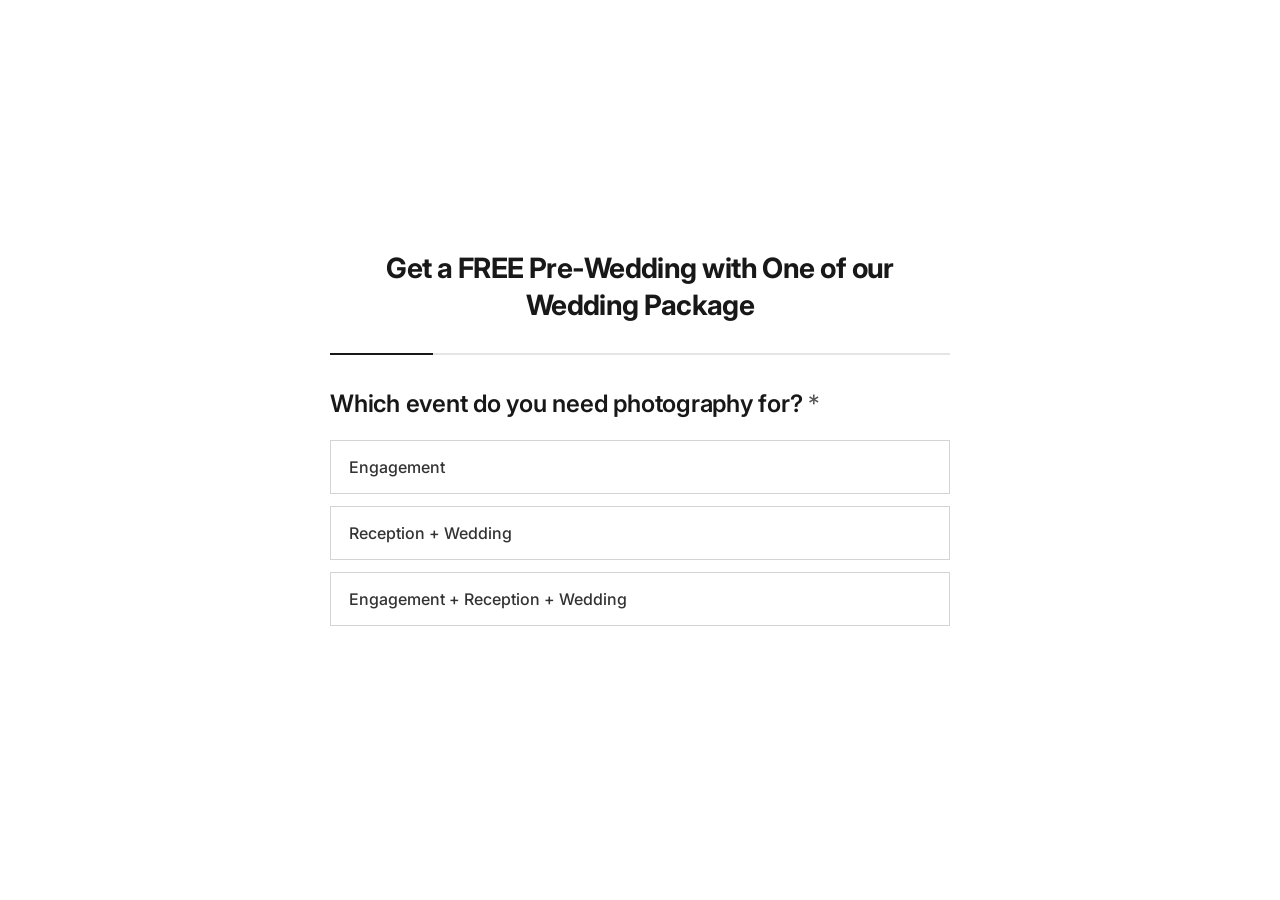
<file: enquiry.html>
<!doctype html>
<html lang="en">
    <head>
        <meta charset="UTF-8" />
        <meta name="viewport" content="width=device-width, initial-scale=1.0" />
        <title>Photography Inquiry Wizard</title>
        <link
            href="https://fonts.googleapis.com/css2?family=Inter:wght@400;500;600;700&display=swap"
            rel="stylesheet"
        />
        <!-- Meta Pixel Code -->
        <script>
            !function(f,b,e,v,n,t,s)
            {if(f.fbq)return;n=f.fbq=function(){n.callMethod?
            n.callMethod.apply(n,arguments):n.queue.push(arguments)};
            if(!f._fbq)f._fbq=n;n.push=n;n.loaded=!0;n.version='2.0';
            n.queue=[];t=b.createElement(e);t.async=!0;
            t.src=v;s=b.getElementsByTagName(e)[0];
            s.parentNode.insertBefore(t,s)}(window, document,'script',
            'https://connect.facebook.net/en_US/fbevents.js');
            fbq('init', '1170524772600646');
            fbq('track', 'PageView');
        </script>
        <noscript><img height="1" width="1" style="display:none"
            src="https://www.facebook.com/tr?id=1170524772600646&ev=PageView&noscript=1"/>
        </noscript>
        <!-- End Meta Pixel Code -->

        <style>
            * {
                box-sizing: border-box;
                margin: 0;
                padding: 0;
            }
            body {
                font-family:
                    Inter,
                    -apple-system,
                    BlinkMacSystemFont,
                    sans-serif;
                background: #fff;
                color: #181818;
                display: flex;
                justify-content: center;
                align-items: center;
                min-height: 100vh;
                padding: 20px;
            }
            .wizard-container {
                width: 100%;
                max-width: 620px;
                margin: auto;
            }
            .wizard-header {
                text-align: center;
                font-size: 28px;
                font-weight: 700;
                line-height: 1.3;
                margin-bottom: 30px;
                letter-spacing: -0.02em;
            }
            .progress-track {
                width: 100%;
                height: 2px;
                background: #e5e5e5;
                margin-bottom: 34px;
                overflow: hidden;
            }
            .progress-fill {
                height: 100%;
                width: 16.66%;
                background: #181818;
                transition: width 0.3s ease;
            }
            .wizard-step {
                display: none;
                animation: fadeIn 0.25s ease;
            }
            .wizard-step.active {
                display: block;
            }
            @keyframes fadeIn {
                from {
                    opacity: 0;
                    transform: translateY(5px);
                }
                to {
                    opacity: 1;
                    transform: translateY(0);
                }
            }
            .step-question {
                font-size: 24px;
                font-weight: 600;
                margin-bottom: 22px;
                letter-spacing: -0.01em;
            }
            .step-question .required {
                color: #555;
                font-weight: 400;
            }
            .options-list {
                display: flex;
                flex-direction: column;
                gap: 12px;
                margin-bottom: 24px;
            }
            .option-card {
                border: 1px solid #d4d4d4;
                background: #fff;
                padding: 16px 18px;
                font-size: 16px;
                font-weight: 500;
                color: #333;
                cursor: pointer;
                transition:
                    background 0.2s,
                    border-color 0.2s;
                user-select: none;
            }
            .option-card:hover {
                border-color: #888;
            }
            .option-card.selected {
                background: #eaeaea;
                border-color: #181818;
                color: #181818;
                font-weight: 600;
            }
            .input-group {
                margin-bottom: 26px;
            }
            .underline-input {
                width: 100%;
                border: 0;
                border-bottom: 1.5px solid #181818;
                padding: 12px 0;
                font-size: 18px;
                font-family: inherit;
                color: #181818;
                background: transparent;
                outline: none;
            }
            .underline-input::placeholder {
                color: #8c8c8c;
                font-weight: 400;
            }
            .input-helper {
                margin-top: 9px;
                font-size: 13px;
                color: #555;
                line-height: 1.5;
            }
            .error-msg {
                color: #d93025;
                font-size: 13px;
                margin-top: 8px;
                display: none;
            }
            .nav-row {
                display: flex;
                align-items: stretch;
                gap: 12px;
            }
            .btn-back {
                width: 54px;
                height: 50px;
                background: #fff;
                border: 1px solid #d4d4d4;
                color: #181818;
                font-size: 18px;
                cursor: pointer;
                display: flex;
                align-items: center;
                justify-content: center;
                flex-shrink: 0;
            }
            .btn-back:hover {
                border-color: #181818;
                background: #f9f9f9;
            }
            .btn-next {
                flex: 1;
                min-height: 50px;
                background: #181818;
                color: #fff;
                border: 0;
                font-size: 13px;
                font-weight: 600;
                letter-spacing: 0.14em;
                text-transform: uppercase;
                cursor: pointer;
                transition: background 0.2s;
            }
            .btn-next:hover {
                background: #333;
            }
            .btn-next:disabled {
                opacity: 0.6;
                cursor: wait;
            }
            .submission-status {
                font-size: 13px;
                line-height: 1.5;
                color: #555;
                margin-top: 12px;
                min-height: 18px;
            }
            @media (max-width: 480px) {
                body {
                    padding: 18px;
                }
                .wizard-header {
                    font-size: 24px;
                    margin-bottom: 26px;
                }
                .step-question {
                    font-size: 21px;
                }
                .option-card {
                    padding: 15px;
                    font-size: 15px;
                }
            }
        </style>
    </head>
    <body>
        <main class="wizard-container">
            <h1 class="wizard-header">Get a FREE Pre-Wedding with One of our Wedding Package</h1>
            <div class="progress-track" aria-hidden="true"><div class="progress-fill" id="progressBar"></div></div>
            <form id="photographyWizardForm" novalidate>
                <section class="wizard-step active" data-step="1">
                    <h2 class="step-question">
                        Which event do you need photography for? <span class="required">*</span>
                    </h2>
                    <div class="options-list" data-field="event_type">
                        <div class="option-card" data-value="Engagement" tabindex="0" role="button">Engagement</div>
                        <div class="option-card" data-value="Reception + Wedding" tabindex="0" role="button">
                            Reception + Wedding
                        </div>
                        <div
                            class="option-card"
                            data-value="Engagement + Reception + Wedding"
                            tabindex="0"
                            role="button"
                        >
                            Engagement + Reception + Wedding
                        </div>
                    </div>
                    <div class="error-msg" id="error-1">Please select an event type to continue.</div>
                </section>
                <section class="wizard-step" data-step="2">
                    <h2 class="step-question">What is your event date? <span class="required">*</span></h2>
                    <div class="input-group">
                        <input
                            type="text"
                            class="underline-input"
                            id="eventDate"
                            name="event_date"
                            placeholder="e.g., 14th Nov 2026 or Dec 2026"
                            autocomplete="off"
                        />
                        <p class="input-helper">Exact date not finalized? Just mention the month/year.</p>
                        <div class="error-msg" id="error-2">Please enter your event date or month/year.</div>
                    </div>
                    <div class="nav-row">
                        <button type="button" class="btn-back prev-btn" aria-label="Previous step">&#8592;</button
                        ><button type="button" class="btn-next next-btn">NEXT</button>
                    </div>
                </section>
                <section class="wizard-step" data-step="3">
                    <h2 class="step-question">What is your photography budget? <span class="required">*</span></h2>
                    <div class="options-list" id="budgetOptions" data-field="budget"></div>
                    <div class="error-msg" id="error-3">Please select a budget range.</div>
                    <div class="nav-row">
                        <button type="button" class="btn-back prev-btn" aria-label="Previous step">&#8592;</button
                        ><button type="button" class="btn-next next-btn">NEXT</button>
                    </div>
                </section>
                <section class="wizard-step" data-step="4">
                    <h2 class="step-question">Your Full Name <span class="required">*</span></h2>
                    <div class="input-group">
                        <input
                            type="text"
                            class="underline-input"
                            id="fullName"
                            name="full_name"
                            placeholder="Your answer here..."
                            autocomplete="name"
                        />
                        <div class="error-msg" id="error-4">Please enter your full name.</div>
                    </div>
                    <div class="nav-row">
                        <button type="button" class="btn-back prev-btn" aria-label="Previous step">&#8592;</button
                        ><button type="button" class="btn-next next-btn">NEXT</button>
                    </div>
                </section>
                <section class="wizard-step" data-step="5">
                    <h2 class="step-question">Your Email Address <span class="required">*</span></h2>
                    <div class="input-group">
                        <input
                            type="email"
                            class="underline-input"
                            id="emailAddress"
                            name="email"
                            placeholder="name@example.com"
                            autocomplete="email"
                        />
                        <div class="error-msg" id="error-5">Please enter a valid email address.</div>
                    </div>
                    <div class="nav-row">
                        <button type="button" class="btn-back prev-btn" aria-label="Previous step">&#8592;</button
                        ><button type="button" class="btn-next next-btn">NEXT</button>
                    </div>
                </section>
                <section class="wizard-step" data-step="6">
                    <h2 class="step-question">Your Phone / WhatsApp Number <span class="required">*</span></h2>
                    <div class="input-group">
                        <input
                            type="tel"
                            class="underline-input"
                            id="phoneNumber"
                            name="phone"
                            placeholder="+91 98765 43210"
                            autocomplete="tel"
                            inputmode="tel"
                        />
                        <p class="input-helper">
                            We'll send your customized quote &amp; portfolio samples on WhatsApp.
                        </p>
                        <div class="error-msg" id="error-6">Please enter a valid phone number (10 to 15 digits).</div>
                    </div>
                    <div class="nav-row">
                        <button type="button" class="btn-back prev-btn" aria-label="Previous step">&#8592;</button
                        ><button type="submit" class="btn-next" id="submitButton">SUBMIT</button>
                    </div>
                    <p class="submission-status" id="submissionStatus" role="status" aria-live="polite"></p>
                </section>
            </form>
        </main>
        <!-- Hidden iframe lets the browser POST to Apps Script without CORS blocking the request. -->
        <iframe name="googleScriptFrame" title="Submission response" hidden></iframe>
        <script src="https://code.jquery.com/jquery-3.7.1.min.js"></script>
        <script>
            (function () {
                "use strict";
                const GOOGLE_SCRIPT_URL =
                    "https://script.google.com/macros/s/AKfycbyCKKpsqy9FKFV8MyKHr_T69KlJ_1mBpNVCOoULaqn2gk-FHJbmxhYEcjH9xD-9A16ZRw/exec";
                const BUSINESS_WHATSAPP_NUMBER = "919751947133";
                const totalSteps = 6;
                let currentStep = 1;
                let isSubmitting = false;
                const form = document.getElementById("photographyWizardForm");
                const progressBar = document.getElementById("progressBar");
                const budgetOptions = document.getElementById("budgetOptions");
                const submitButton = document.getElementById("submitButton");
                const statusMessage = document.getElementById("submissionStatus");
                const formData = { event_type: "", event_date: "", budget: "", full_name: "", email: "", phone: "" };

                function renderBudgetOptions() {
                    const ranges =
                        formData.event_type === "Engagement"
                            ? ["₹50,000 – ₹1 Lakh", "₹1 Lakh – ₹2 Lakhs"]
                            : ["₹1 Lakh – ₹2 Lakhs", "₹2 Lakhs – ₹3 Lakhs", "₹3 Lakhs & above"];
                    budgetOptions.replaceChildren();
                    ranges.forEach(function (range) {
                        const option = document.createElement("div");
                        option.className = "option-card";
                        option.dataset.value = range;
                        option.tabIndex = 0;
                        option.setAttribute("role", "button");
                        option.textContent = range;
                        budgetOptions.appendChild(option);
                    });
                    formData.budget = "";
                }

                function updateProgress(step) {
                    progressBar.style.width = (step / totalSteps) * 100 + "%";
                }
                function showStep(step) {
                    document.querySelectorAll(".wizard-step").forEach(function (section) {
                        section.classList.toggle("active", Number(section.dataset.step) === step);
                    });
                    document.querySelectorAll(".error-msg").forEach(function (error) {
                        error.style.display = "none";
                    });
                    updateProgress(step);
                    const input = document.querySelector('.wizard-step[data-step="' + step + '"] input');
                    if (input)
                        setTimeout(function () {
                            input.focus();
                        }, 100);
                }
                function selectOption(option) {
                    const list = option.closest(".options-list");
                    list.querySelectorAll(".option-card").forEach(function (card) {
                        card.classList.remove("selected");
                    });
                    option.classList.add("selected");
                    const field = list.dataset.field;
                    const value = option.dataset.value;
                    if (field === "event_type") {
                        if (formData.event_type !== value) {
                            formData.event_type = value;
                            renderBudgetOptions();
                        }
                        document.getElementById("error-1").style.display = "none";
                        setTimeout(function () {
                            currentStep = 2;
                            showStep(currentStep);
                        }, 180);
                    } else {
                        formData[field] = value;
                        document.getElementById("error-3").style.display = "none";
                    }
                }
                document.addEventListener("click", function (event) {
                    const option = event.target.closest(".option-card");
                    if (option) selectOption(option);
                });
                document.addEventListener("keydown", function (event) {
                    const option = event.target.closest(".option-card");
                    if (option && (event.key === "Enter" || event.key === " ")) {
                        event.preventDefault();
                        selectOption(option);
                    }
                });

                function validateStep(step) {
                    document.querySelectorAll(".error-msg").forEach(function (error) {
                        error.style.display = "none";
                    });
                    let valid = true;
                    if (step === 1) valid = !!formData.event_type;
                    if (step === 2) {
                        formData.event_date = document.getElementById("eventDate").value.trim();
                        valid = !!formData.event_date;
                    }
                    if (step === 3) valid = !!formData.budget;
                    if (step === 4) {
                        formData.full_name = document.getElementById("fullName").value.trim();
                        valid = !!formData.full_name;
                    }
                    if (step === 5) {
                        formData.email = document.getElementById("emailAddress").value.trim();
                        valid = /^[^\s@]+@[^\s@]+\.[^\s@]+$/.test(formData.email);
                    }
                    if (step === 6) {
                        formData.phone = document.getElementById("phoneNumber").value.trim();
                        const digits = formData.phone.replace(/\D/g, "");
                        valid = digits.length >= 10 && digits.length <= 15;
                    }
                    if (!valid) {
                        const error = document.getElementById("error-" + step);
                        if (error) error.style.display = "block";
                    }
                    return valid;
                }
                document.querySelectorAll(".next-btn").forEach(function (button) {
                    button.addEventListener("click", function () {
                        if (validateStep(currentStep)) {
                            currentStep++;
                            showStep(currentStep);
                        }
                    });
                });
                document.querySelectorAll(".prev-btn").forEach(function (button) {
                    button.addEventListener("click", function () {
                        if (currentStep > 1) {
                            currentStep--;
                            showStep(currentStep);
                        }
                    });
                });
                document.querySelectorAll(".underline-input").forEach(function (input) {
                    input.addEventListener("keydown", function (event) {
                        if (event.key === "Enter") {
                            event.preventDefault();
                            if (currentStep < totalSteps) {
                                const next = document.querySelector(
                                    '.wizard-step[data-step="' + currentStep + '"] .next-btn'
                                );
                                if (next) next.click();
                            } else {
                                form.requestSubmit();
                            }
                        }
                    });
                });

               
                $("#photographyWizardForm").on("submit", async function (e) {
                
                    e.preventDefault();
                
                    if (currentStep !== 6 || !validateStep(currentStep)) {
                        return;
                    }
                
                    const $submitButton = $("#submitButton");
                
                    $submitButton.prop("disabled", true).text("SUBMITTING...");
                
                    const submission = {
                        event_type: formData.event_type,
                        event_date: formData.event_date,
                        budget: formData.budget,
                        full_name: formData.full_name,
                        email: formData.email,
                        phone: formData.phone,
                        submitted_at: new Date().toISOString()
                    };
                
                    const body = new URLSearchParams({
                        payload: JSON.stringify(submission)
                    });
                
                    // Open WhatsApp during the original button click
                    const whatsappMessage = [
                        "Hello Memory Portraits By Nandhu,",
                        "",
                        "I would like to enquire about your photography services.",
                        "Name: " + submission.full_name,
                        "Event: " + submission.event_type,
                        "Event Date: " + submission.event_date,
                        "Budget: " + submission.budget,
                        "Email: " + submission.email,
                        "Phone: " + submission.phone
                    ].join("\n");
                
                    const whatsappURL =
                        "https://wa.me/919751947133?text=" +
                        encodeURIComponent(whatsappMessage);
                
                    const whatsappWindow = window.open(whatsappURL, "_blank");
                
                    try {
                
                        console.log("Sending request to Google Apps Script...");
                
                        await fetch(GOOGLE_SCRIPT_URL, {
                            method: "POST",
                            mode: "no-cors",
                            headers: {
                                "Content-Type":
                                    "application/x-www-form-urlencoded;charset=UTF-8"
                            },
                            body: body.toString()
                        });
                
                        console.log("Request dispatched to Google Apps Script.");
                
                    } catch (error) {
                
                        console.error("Google Script request error:", error);
                
                        alert("Unable to dispatch the Google Script request.");
                
                    } finally {
                
                        $submitButton.prop("disabled", false).text("SUBMIT");
                    }
                });

                showStep(currentStep);
            })();
        </script>
    </body>
</html>
</file>
<file: css/style.css>
/* =========================================================================
   Memory Portraits By Nandhu — Photography Portfolio
   Stylesheet
   -------------------------------------------------------------------------
   Contents
   1.  Design tokens
   2.  Base & reset
   3.  Typography
   4.  Layout helpers
   5.  Buttons & links
   6.  Preloader & page transition
   7.  Header & navigation
   8.  Mobile navigation overlay
   9.  Hero
   10. Editorial statement / intro
   11. Feature (split image + text)
   12. Category features
   13. Gallery system
   14. Image break / quote
   15. Section blocks (about, values, story)
   16. Instagram section
   17. Contact CTA
   18. Contact page
   19. Category navigation (Little Memories)
   20. Lightbox
   21. Footer
   22. Scroll reveal
   23. Dark theme
   24. Reduced motion
   ========================================================================= */


/* -------------------------------------------------------------------------
   1. Design tokens
   ------------------------------------------------------------------------- */
:root {
    /* Palette — warm ivory, soft beige, charcoal, deep black, muted brown, tan */
    --color-ivory: #f5f1eb;
    --color-beige: #ece6dd;
    --color-sand: #dfd6c9;
    --color-charcoal: #2a2825;
    --color-black: #0f0e0d;
    --color-dark: #171615;
    --color-brown: #4e4239;
    --color-muted: #756f68;
    --color-accent: #a18b6f;
    --color-accent-soft: #c9b79d;

    /* Semantic (light theme defaults) */
    --color-bg: var(--color-ivory);
    --color-bg-alt: var(--color-beige);
    --color-text: var(--color-dark);
    --color-text-soft: var(--color-muted);
    --color-line: rgba(23, 22, 21, 0.12);
    --color-line-strong: rgba(23, 22, 21, 0.4);
    --color-on-image: #fbf9f6;
    --header-fg: var(--color-on-image);
    --header-bg-scrolled: rgba(245, 241, 235, 0.92);
    --header-fg-scrolled: var(--color-dark);

    /* Typography */
    --font-display: "Cormorant Garamond", Georgia, "Times New Roman", serif;
    --font-body: "DM Sans", system-ui, -apple-system, "Segoe UI", sans-serif;

    --fs-display: clamp(2.75rem, 8.5vw, 6.75rem);
    --fs-h1: clamp(2.5rem, 6.5vw, 5.25rem);
    --fs-h2: clamp(2.1rem, 4.6vw, 3.9rem);
    --fs-h3: clamp(1.55rem, 2.6vw, 2.3rem);
    --fs-statement: clamp(1.6rem, 3.1vw, 2.9rem);
    --fs-body: 1rem;
    --fs-small: 0.875rem;
    --fs-label: 0.72rem;

    /* Spacing */
    --gutter: clamp(1.25rem, 5vw, 4.5rem);
    --space-section: clamp(4.5rem, 10vw, 9.5rem);
    --space-block: clamp(2rem, 5vw, 4.5rem);
    --container-max: 1440px;
    --header-h: 4.5rem;

    /* Motion */
    --ease-out: cubic-bezier(0.22, 0.61, 0.36, 1);
    --ease-soft: cubic-bezier(0.2, 0.7, 0.2, 1);
    --dur-fast: 0.25s;
    --dur: 0.5s;
    --dur-slow: 0.9s;

    /* Gallery */
    --gallery-gap: 0.5rem;
    --gallery-row: 38vw;
    --gallery-radius: 0;
}

@media (min-width: 768px) {
    :root {
        --header-h: 5.5rem;
        --gallery-gap: 1rem;
        --gallery-row: clamp(150px, 22vw, 320px);
        --fs-body: 1.0625rem;
    }
}


/* -------------------------------------------------------------------------
   2. Base & reset
   ------------------------------------------------------------------------- */
*,
*::before,
*::after {
    box-sizing: border-box;
}

html {
    scroll-behavior: smooth;
    -webkit-text-size-adjust: 100%;
    background: var(--color-bg);
}

body {
    margin: 0;
    font-family: var(--font-body);
    font-size: var(--fs-body);
    font-weight: 300;
    line-height: 1.65;
    color: var(--color-text);
    background: var(--color-bg);
    -webkit-font-smoothing: antialiased;
    overflow-x: hidden;
}

body.nav-open,
body.lightbox-open {
    overflow: hidden;
}

img,
picture,
svg {
    display: block;
    max-width: 100%;
}

img {
    height: auto;
}

figure {
    margin: 0;
}

a {
    color: inherit;
    text-decoration: none;
}

button {
    font: inherit;
    color: inherit;
    background: none;
    border: 0;
    padding: 0;
    cursor: pointer;
}

ul,
ol {
    margin: 0;
    padding: 0;
    list-style: none;
}

:focus-visible {
    outline: 2px solid var(--color-accent);
    outline-offset: 3px;
}

::selection {
    background: var(--color-accent-soft);
    color: var(--color-dark);
}

.skip-link {
    position: absolute;
    top: -100%;
    left: 1rem;
    z-index: 1000;
    padding: 0.75rem 1rem;
    background: var(--color-dark);
    color: var(--color-ivory);
    font-size: var(--fs-small);
}

.skip-link:focus {
    top: 1rem;
}

[hidden] {
    display: none !important;
}

.visually-hidden {
    position: absolute !important;
    width: 1px;
    height: 1px;
    padding: 0;
    margin: -1px;
    overflow: hidden;
    clip: rect(0, 0, 0, 0);
    white-space: nowrap;
    border: 0;
}


/* -------------------------------------------------------------------------
   3. Typography
   ------------------------------------------------------------------------- */
h1, h2, h3, h4 {
    margin: 0;
    font-family: var(--font-display);
    font-weight: 400;
    line-height: 1.05;
    letter-spacing: -0.005em;
}

h1 { font-size: var(--fs-h1); }
h2 { font-size: var(--fs-h2); }
h3 { font-size: var(--fs-h3); line-height: 1.15; }
h4 { font-size: 1.25rem; }

p {
    margin: 0 0 1.25rem;
}

p:last-child {
    margin-bottom: 0;
}

em, .italic {
    font-style: italic;
}

.section-label {
    display: inline-flex;
    align-items: center;
    gap: 0.9rem;
    margin: 0 0 1.25rem;
    font-family: var(--font-body);
    font-size: var(--fs-label);
    font-weight: 500;
    letter-spacing: 0.22em;
    text-transform: uppercase;
    color: var(--color-accent);
}

.section-label::before {
    content: "";
    width: 2rem;
    height: 1px;
    background: currentColor;
    opacity: 0.7;
}

.section-label--plain::before {
    display: none;
}

.section-title {
    max-width: 22ch;
}

.section-heading {
    margin-bottom: var(--space-block);
}

.section-heading--center {
    text-align: center;
}

.section-heading--center .section-title {
    margin-inline: auto;
}

.section-heading--center .section-label {
    justify-content: center;
}

.section-heading--center .section-label::before {
    display: none;
}

.section-heading__text {
    max-width: 46ch;
    margin-top: 1.25rem;
    color: var(--color-text-soft);
}

.section-heading--center .section-heading__text {
    margin-inline: auto;
}

.lede {
    font-size: 1.125rem;
    line-height: 1.7;
    color: var(--color-text-soft);
}

.text-soft {
    color: var(--color-text-soft);
}


/* -------------------------------------------------------------------------
   4. Layout helpers
   ------------------------------------------------------------------------- */
.container {
    width: min(100% - (var(--gutter) * 2), var(--container-max));
    margin-inline: auto;
}

.container--narrow {
    max-width: 960px;
}

.section {
    padding-block: var(--space-section);
}

.section--flush-top {
    padding-top: 0;
}

.section--flush-bottom {
    padding-bottom: 0;
}

.section--alt {
    background: var(--color-bg-alt);
}

.section--dark {
    background: var(--color-dark);
    color: var(--color-ivory);
    --color-text: var(--color-ivory);
    --color-text-soft: #aaa196;
    --color-line: rgba(245, 241, 235, 0.14);
}

.grid-12 {
    display: grid;
    grid-template-columns: repeat(12, minmax(0, 1fr));
    column-gap: clamp(1rem, 2.5vw, 2.5rem);
}

.divider {
    height: 1px;
    background: var(--color-line);
    border: 0;
    margin: 0;
}

[id] {
    scroll-margin-top: calc(var(--header-h) + 1rem);
}

section[id],
.chapter[id],
[id^="chapter-"] {
    scroll-margin-top: calc(var(--header-h) + 4rem);
}

main {
    display: block;
}


/* -------------------------------------------------------------------------
   5. Buttons & links
   ------------------------------------------------------------------------- */
.btn {
    display: inline-flex;
    align-items: center;
    justify-content: center;
    gap: 0.75rem;
    min-height: 3rem;
    padding: 0.9rem 1.75rem;
    font-family: var(--font-body);
    font-size: var(--fs-label);
    font-weight: 500;
    letter-spacing: 0.18em;
    text-transform: uppercase;
    line-height: 1;
    border: 1px solid currentColor;
    border-radius: 0;
    transition: background-color var(--dur-fast) var(--ease-out),
                color var(--dur-fast) var(--ease-out),
                border-color var(--dur-fast) var(--ease-out),
                transform var(--dur-fast) var(--ease-out);
}

.btn svg {
    width: 1rem;
    height: 1rem;
    flex: none;
    transition: transform var(--dur-fast) var(--ease-out);
}

.btn:hover svg {
    transform: translateX(3px);
}

.btn--solid {
    background: var(--color-text);
    color: var(--color-bg);
    border-color: var(--color-text);
}

.btn--solid:hover {
    background: var(--color-accent);
    border-color: var(--color-accent);
    color: var(--color-ivory);
}

.btn--outline {
    background: transparent;
    color: var(--color-text);
}

.btn--outline:hover {
    background: var(--color-text);
    color: var(--color-bg);
}

.btn--light {
    color: var(--color-on-image);
    border-color: rgba(251, 249, 246, 0.7);
}

.btn--light:hover {
    background: var(--color-on-image);
    color: var(--color-dark);
    border-color: var(--color-on-image);
}

.btn--light-solid {
    background: var(--color-on-image);
    color: var(--color-dark);
    border-color: var(--color-on-image);
}

.btn--light-solid:hover {
    background: transparent;
    color: var(--color-on-image);
}

.btn-group {
    display: flex;
    flex-wrap: wrap;
    gap: 0.75rem 1rem;
}

.link-arrow {
    display: inline-flex;
    align-items: center;
    gap: 0.75rem;
    font-size: var(--fs-label);
    font-weight: 500;
    letter-spacing: 0.18em;
    text-transform: uppercase;
    padding-block: 0.35rem;
    position: relative;
}

.link-arrow::after {
    content: "";
    position: absolute;
    left: 0;
    bottom: 0;
    width: 100%;
    height: 1px;
    background: currentColor;
    transform: scaleX(0.3);
    transform-origin: left;
    transition: transform var(--dur) var(--ease-out);
    opacity: 0.6;
}

.link-arrow:hover::after {
    transform: scaleX(1);
}

.link-arrow svg {
    width: 1.1rem;
    height: 1.1rem;
    transition: transform var(--dur-fast) var(--ease-out);
}

.link-arrow:hover svg {
    transform: translateX(4px);
}

.icon-link {
    display: inline-flex;
    align-items: center;
    justify-content: center;
    width: 2.75rem;
    height: 2.75rem;
    border-radius: 50%;
    transition: background-color var(--dur-fast) var(--ease-out), color var(--dur-fast) var(--ease-out);
}

.icon-link svg {
    width: 1.2rem;
    height: 1.2rem;
}

.icon-link:hover {
    background: rgba(161, 139, 111, 0.16);
}

.icon {
    width: 1em;
    height: 1em;
    fill: none;
    stroke: currentColor;
    stroke-width: 1.5;
    stroke-linecap: round;
    stroke-linejoin: round;
}

.icon--fill {
    fill: currentColor;
    stroke: none;
}


/* -------------------------------------------------------------------------
   6. Preloader & page transition
   ------------------------------------------------------------------------- */
.preloader {
    display: none;
}

html.js .preloader {
    position: fixed;
    inset: 0;
    z-index: 2000;
    display: grid;
    place-items: center;
    background: var(--color-bg);
    transition: opacity 0.7s var(--ease-out), visibility 0.7s;
}

html.js .preloader.is-done {
    opacity: 0;
    visibility: hidden;
    pointer-events: none;
}

.preloader__inner {
    display: flex;
    flex-direction: column;
    align-items: center;
}

.preloader__mark {
    font-family: var(--font-display);
    font-size: clamp(1.4rem, 3vw, 2.2rem);
    letter-spacing: 0.08em;
    color: var(--color-text);
    opacity: 0;
    animation: preloader-in 1.1s var(--ease-out) forwards;
}

.preloader__line {
    width: 3rem;
    height: 1px;
    margin-top: 1.25rem;
    background: var(--color-accent);
    transform: scaleX(0);
    animation: preloader-line 1.1s var(--ease-out) 0.2s forwards;
}

@keyframes preloader-in {
    from { opacity: 0; transform: translateY(8px); letter-spacing: 0.2em; }
    to   { opacity: 1; transform: none; letter-spacing: 0.08em; }
}

@keyframes preloader-line {
    to { transform: scaleX(1); }
}

.page-transition {
    position: fixed;
    inset: 0;
    z-index: 1900;
    background: var(--color-bg);
    opacity: 0;
    visibility: hidden;
    pointer-events: none;
    transition: opacity 0.35s var(--ease-out), visibility 0.35s;
}

body.is-leaving .page-transition {
    opacity: 1;
    visibility: visible;
}


/* -------------------------------------------------------------------------
   7. Header & navigation
   ------------------------------------------------------------------------- */
.site-header {
    position: fixed;
    top: 0;
    left: 0;
    right: 0;
    z-index: 900;
    height: var(--header-h);
    color: var(--header-fg);
    transition: background-color var(--dur) var(--ease-out),
                color var(--dur) var(--ease-out),
                box-shadow var(--dur) var(--ease-out),
                transform var(--dur) var(--ease-out);
}

.site-header::after {
    content: "";
    position: absolute;
    inset: 0;
    background: linear-gradient(to bottom, rgba(15, 14, 13, 0.45), rgba(15, 14, 13, 0));
    opacity: 1;
    pointer-events: none;
    transition: opacity var(--dur) var(--ease-out);
    z-index: -1;
}

.site-header.is-scrolled {
    color: var(--header-fg-scrolled);
    background: var(--header-bg-scrolled);
    -webkit-backdrop-filter: blur(14px);
    backdrop-filter: blur(14px);
    box-shadow: 0 1px 0 var(--color-line);
}

.site-header.is-scrolled::after {
    opacity: 0;
}

body.nav-open .site-header {
    color: var(--color-ivory);
    background: transparent;
    box-shadow: none;
    -webkit-backdrop-filter: none;
    backdrop-filter: none;
}

body.nav-open .site-header::after {
    opacity: 0;
}

.site-header__inner {
    width: min(100% - (var(--gutter) * 2), var(--container-max));
    height: 100%;
    margin-inline: auto;
    display: flex;
    align-items: center;
    justify-content: space-between;
    gap: 1.5rem;
}

.brand {
    display: flex;
    flex-direction: column;
    line-height: 1;
    position: relative;
    z-index: 2;
}

.brand__name {
    font-family: var(--font-display);
    font-size: 1.35rem;
    letter-spacing: 0.06em;
}

.brand__sub {
    margin-top: 0.3rem;
    font-size: 0.6rem;
    letter-spacing: 0.3em;
    text-transform: uppercase;
    opacity: 0.75;
}

.site-nav {
    display: none;
}

.site-nav__list {
    display: flex;
    gap: clamp(1.5rem, 2.5vw, 2.75rem);
}

.site-nav__list a {
    position: relative;
    display: inline-block;
    padding: 0.5rem 0;
    font-size: var(--fs-label);
    font-weight: 500;
    letter-spacing: 0.18em;
    text-transform: uppercase;
}

.site-nav__list a::after {
    content: "";
    position: absolute;
    left: 0;
    bottom: 0.15rem;
    width: 100%;
    height: 1px;
    background: currentColor;
    transform: scaleX(0);
    transform-origin: right;
    transition: transform var(--dur) var(--ease-out);
}

.site-nav__list a:hover::after,
.site-nav__list a[aria-current="page"]::after {
    transform: scaleX(1);
    transform-origin: left;
}

.site-nav__list a[aria-current="page"]::after {
    opacity: 0.55;
}

.site-header__actions {
    display: flex;
    align-items: center;
    gap: 0.25rem;
    position: relative;
    z-index: 2;
}

.site-header__actions .icon-link:hover {
    background: rgba(255, 255, 255, 0.12);
}

.site-header.is-scrolled .site-header__actions .icon-link:hover {
    background: rgba(161, 139, 111, 0.16);
}

.nav-toggle {
    position: relative;
    width: 2.75rem;
    height: 2.75rem;
    margin-left: 0.25rem;
    display: inline-flex;
    flex-direction: column;
    align-items: flex-end;
    justify-content: center;
    gap: 6px;
    padding-right: 0.6rem;
}

.nav-toggle span {
    display: block;
    width: 1.5rem;
    height: 1.5px;
    background: currentColor;
    transform-origin: center;
    transition: transform var(--dur) var(--ease-out), opacity var(--dur) var(--ease-out), width var(--dur) var(--ease-out);
}

.nav-toggle span:nth-child(2) {
    width: 1.05rem;
}

body.nav-open .nav-toggle span:nth-child(1) {
    transform: translateY(3.75px) rotate(45deg);
}

body.nav-open .nav-toggle span:nth-child(2) {
    width: 1.5rem;
    transform: translateY(-3.75px) rotate(-45deg);
}

@media (min-width: 1024px) {
    .site-nav {
        display: block;
    }

    .nav-toggle {
        display: none;
    }
}


/* -------------------------------------------------------------------------
   8. Mobile navigation overlay
   ------------------------------------------------------------------------- */
.nav-overlay {
    position: fixed;
    inset: 0;
    z-index: 800;
    display: flex;
    flex-direction: column;
    justify-content: space-between;
    padding: calc(var(--header-h) + 2rem) var(--gutter) 2rem;
    background: var(--color-dark);
    color: var(--color-ivory);
    visibility: hidden;
    opacity: 0;
    overflow-y: auto;
    transition: opacity var(--dur) var(--ease-out), visibility var(--dur);
}

.nav-overlay::before {
    content: "";
    position: absolute;
    inset: 0;
    background:
        radial-gradient(60% 50% at 80% 90%, rgba(161, 139, 111, 0.18), transparent 70%),
        radial-gradient(40% 40% at 10% 20%, rgba(161, 139, 111, 0.08), transparent 70%);
    pointer-events: none;
}

body.nav-open .nav-overlay {
    visibility: visible;
    opacity: 1;
}

.nav-overlay__list {
    position: relative;
    counter-reset: nav;
}

.nav-overlay__list li {
    counter-increment: nav;
    border-bottom: 1px solid rgba(245, 241, 235, 0.12);
    opacity: 0;
    transform: translateY(18px);
    transition: opacity var(--dur-slow) var(--ease-out), transform var(--dur-slow) var(--ease-out);
}

body.nav-open .nav-overlay__list li {
    opacity: 1;
    transform: none;
}

body.nav-open .nav-overlay__list li:nth-child(1) { transition-delay: 0.08s; }
body.nav-open .nav-overlay__list li:nth-child(2) { transition-delay: 0.14s; }
body.nav-open .nav-overlay__list li:nth-child(3) { transition-delay: 0.20s; }
body.nav-open .nav-overlay__list li:nth-child(4) { transition-delay: 0.26s; }
body.nav-open .nav-overlay__list li:nth-child(5) { transition-delay: 0.32s; }

.nav-overlay__list a {
    display: flex;
    align-items: baseline;
    gap: 1.25rem;
    padding: clamp(0.9rem, 2.5vh, 1.4rem) 0;
    font-family: var(--font-display);
    font-size: clamp(2rem, 8vw, 3.25rem);
    line-height: 1;
    font-weight: 300;
    transition: color var(--dur-fast);
}

.nav-overlay__list a::before {
    content: counter(nav, decimal-leading-zero);
    font-family: var(--font-body);
    font-size: var(--fs-label);
    letter-spacing: 0.18em;
    color: var(--color-accent);
}

.nav-overlay__list a:hover,
.nav-overlay__list a[aria-current="page"] {
    color: var(--color-accent-soft);
}

.nav-overlay__footer {
    position: relative;
    display: flex;
    flex-wrap: wrap;
    align-items: flex-end;
    justify-content: space-between;
    gap: 1rem 2rem;
    padding-top: 1.5rem;
    opacity: 0;
    transition: opacity var(--dur-slow) var(--ease-out) 0.4s;
}

body.nav-open .nav-overlay__footer {
    opacity: 1;
}

.nav-overlay__social {
    display: flex;
    flex-direction: column;
    gap: 0.6rem;
}

.nav-overlay__social a {
    font-size: var(--fs-small);
    letter-spacing: 0.04em;
    color: rgba(245, 241, 235, 0.75);
}

.nav-overlay__social a:hover {
    color: var(--color-ivory);
}

.nav-overlay__note {
    font-size: var(--fs-label);
    letter-spacing: 0.18em;
    text-transform: uppercase;
    color: rgba(245, 241, 235, 0.45);
}

@media (min-width: 1024px) {
    .nav-overlay {
        display: none;
    }
}


/* -------------------------------------------------------------------------
   9. Hero
   ------------------------------------------------------------------------- */
.hero {
    position: relative;
    display: flex;
    align-items: flex-end;
    min-height: 100vh;
    min-height: 100svh;
    color: var(--color-on-image);
    overflow: hidden;
    isolation: isolate;
}

.hero--page {
    min-height: 78vh;
    min-height: 78svh;
}

.hero--compact {
    min-height: 62vh;
    min-height: 62svh;
}

.hero__media {
    position: absolute;
    inset: 0;
    z-index: -2;
    background: var(--color-charcoal);
}

.hero__media img {
    width: 100%;
    height: 100%;
    object-fit: cover;
    object-position: center;
}

html.js .hero__media img {
    transform: scale(1.06);
    transition: transform 2.4s var(--ease-out);
}

html.js body.is-ready .hero__media img {
    transform: scale(1);
}

.hero__overlay {
    position: absolute;
    inset: 0;
    z-index: -1;
    background:
        linear-gradient(to top, rgba(15, 14, 13, 0.78) 0%, rgba(15, 14, 13, 0.28) 45%, rgba(15, 14, 13, 0.18) 100%),
        linear-gradient(to right, rgba(15, 14, 13, 0.35), rgba(15, 14, 13, 0) 60%);
}

.hero--soft .hero__overlay {
    background:
        linear-gradient(to top, rgba(46, 40, 35, 0.72) 0%, rgba(46, 40, 35, 0.2) 50%, rgba(46, 40, 35, 0.1) 100%);
}

.hero__content {
    position: relative;
    width: min(100% - (var(--gutter) * 2), var(--container-max));
    margin-inline: auto;
    padding-top: calc(var(--header-h) + 3rem);
    padding-bottom: clamp(4.5rem, 12vh, 8rem);
}

.hero__content > * {
    max-width: 44rem;
}

.hero--center {
    align-items: center;
    text-align: center;
}

.hero--center .hero__content {
    padding-bottom: calc(var(--header-h) + 1rem);
}

.hero--center .hero__content > * {
    margin-inline: auto;
}

.hero .section-label {
    color: rgba(251, 249, 246, 0.85);
}

.hero .section-label::before {
    background: var(--color-accent-soft);
}

.hero--center .section-label::before {
    display: none;
}

.hero__title {
    font-size: var(--fs-display);
    font-weight: 300;
    line-height: 0.98;
    letter-spacing: -0.015em;
    margin-bottom: 1.5rem;
    text-wrap: balance;
}

.hero--page .hero__title {
    font-size: var(--fs-h1);
}

.hero__title em {
    font-style: italic;
    font-weight: 300;
}

.hero__text {
    font-size: clamp(1rem, 1.3vw, 1.2rem);
    line-height: 1.65;
    max-width: 34rem;
    color: rgba(251, 249, 246, 0.86);
    margin-bottom: 2.25rem;
}

.hero__text:last-child {
    margin-bottom: 0;
}

.hero .btn-group {
    margin-top: 0.5rem;
}

.hero--center .btn-group {
    justify-content: center;
}

.hero__scroll {
    position: absolute;
    right: var(--gutter);
    bottom: 2rem;
    display: none;
    flex-direction: column;
    align-items: center;
    gap: 0.75rem;
    font-size: 0.6rem;
    letter-spacing: 0.3em;
    text-transform: uppercase;
    color: rgba(251, 249, 246, 0.7);
    writing-mode: vertical-rl;
}

.hero__scroll::after {
    content: "";
    width: 1px;
    height: 3.5rem;
    background: linear-gradient(to bottom, rgba(251, 249, 246, 0.8), transparent);
    animation: scroll-hint 2.4s var(--ease-soft) infinite;
    transform-origin: top;
}

@keyframes scroll-hint {
    0%   { transform: scaleY(0); opacity: 0; }
    30%  { transform: scaleY(1); opacity: 1; }
    100% { transform: scaleY(1) translateY(1rem); opacity: 0; }
}

@media (min-width: 768px) and (min-height: 600px) {
    .hero__scroll {
        display: flex;
    }
}

/* Hero entrance choreography (JS only) */
html.js .hero__content > * {
    opacity: 0;
    transform: translateY(26px);
    transition: opacity 1.1s var(--ease-out), transform 1.1s var(--ease-out);
}

html.js body.is-ready .hero__content > * {
    opacity: 1;
    transform: none;
}

html.js body.is-ready .hero__content > *:nth-child(1) { transition-delay: 0.15s; }
html.js body.is-ready .hero__content > *:nth-child(2) { transition-delay: 0.3s; }
html.js body.is-ready .hero__content > *:nth-child(3) { transition-delay: 0.45s; }
html.js body.is-ready .hero__content > *:nth-child(4) { transition-delay: 0.6s; }


/* -------------------------------------------------------------------------
   10. Editorial statement / intro
   ------------------------------------------------------------------------- */
.statement {
    row-gap: 2rem;
}

.statement__label {
    grid-column: 1 / -1;
}

.statement__text {
    grid-column: 1 / -1;
    font-family: var(--font-display);
    font-size: var(--fs-statement);
    font-weight: 300;
    line-height: 1.3;
    letter-spacing: -0.005em;
    text-wrap: pretty;
}

.statement__text em {
    color: var(--color-accent);
}

.statement__aside {
    grid-column: 1 / -1;
    color: var(--color-text-soft);
    max-width: 38ch;
}

@media (min-width: 768px) {
    .statement__label { grid-column: 1 / 4; padding-top: 0.6rem; }
    .statement__text  { grid-column: 4 / 13; }
    .statement__aside { grid-column: 7 / 13; }
}

@media (min-width: 1200px) {
    .statement__text  { grid-column: 4 / 12; }
    .statement__aside { grid-column: 8 / 12; }
}


/* -------------------------------------------------------------------------
   11. Feature (split image + text)
   ------------------------------------------------------------------------- */
.feature {
    row-gap: 3.5rem;
    align-items: center;
}

.feature__media {
    grid-column: 1 / -1;
    position: relative;
    margin-bottom: 2rem;
}

.feature__img {
    position: relative;
    overflow: hidden;
    aspect-ratio: 4 / 5;
    background: var(--color-bg-alt);
}

.feature__img img {
    width: 100%;
    height: 100%;
    object-fit: cover;
}

.feature__img--secondary {
    position: absolute;
    right: -0.5rem;
    bottom: -2rem;
    width: 46%;
    aspect-ratio: 3 / 4;
    border: 6px solid var(--color-bg);
    box-shadow: 0 30px 60px -30px rgba(15, 14, 13, 0.45);
}

.feature--reverse .feature__img--secondary {
    right: auto;
    left: -0.5rem;
}

.feature__body {
    grid-column: 1 / -1;
}

.feature__body p {
    color: var(--color-text-soft);
    max-width: 42ch;
}

.feature__body .link-arrow {
    margin-top: 1.5rem;
}

.feature__meta {
    display: flex;
    flex-wrap: wrap;
    gap: 0.5rem 1.5rem;
    margin: 1.75rem 0 0;
    padding-top: 1.25rem;
    border-top: 1px solid var(--color-line);
    font-size: var(--fs-label);
    letter-spacing: 0.16em;
    text-transform: uppercase;
    color: var(--color-text-soft);
}

@media (min-width: 900px) {
    .feature__media { grid-column: 1 / 8; margin-bottom: 0; }
    .feature__body  { grid-column: 9 / 13; }

    .feature--reverse .feature__media { grid-column: 6 / 13; grid-row: 1; }
    .feature--reverse .feature__body  { grid-column: 1 / 5; grid-row: 1; }

    .feature__img--secondary {
        right: -3rem;
        bottom: -3rem;
        width: 42%;
        border-width: 10px;
    }

    .feature--reverse .feature__img--secondary {
        left: -3rem;
    }
}


/* -------------------------------------------------------------------------
   12. Category features
   ------------------------------------------------------------------------- */
.categories {
    display: grid;
    grid-template-columns: 1fr;
    gap: var(--gallery-gap);
}

.category-feature {
    position: relative;
    display: block;
    overflow: hidden;
    aspect-ratio: 4 / 5;
    color: var(--color-on-image);
    background: var(--color-charcoal);
    isolation: isolate;
}

.category-feature img {
    width: 100%;
    height: 100%;
    object-fit: cover;
    transition: transform 1.4s var(--ease-out), opacity 0.8s ease;
}

.category-feature::after {
    content: "";
    position: absolute;
    inset: 0;
    background: linear-gradient(to top, rgba(15, 14, 13, 0.8) 0%, rgba(15, 14, 13, 0.25) 45%, rgba(15, 14, 13, 0.05) 100%);
    transition: opacity var(--dur) var(--ease-out);
}

.category-feature:hover img,
.category-feature:focus-visible img {
    transform: scale(1.05);
}

.category-feature__body {
    position: absolute;
    left: 0;
    right: 0;
    bottom: 0;
    z-index: 1;
    padding: clamp(1.5rem, 4vw, 3rem);
}

.category-feature__index {
    display: block;
    margin-bottom: 0.75rem;
    font-size: var(--fs-label);
    letter-spacing: 0.22em;
    text-transform: uppercase;
    color: var(--color-accent-soft);
}

.category-feature__title {
    font-size: clamp(1.9rem, 3.2vw, 3rem);
    font-weight: 300;
    margin-bottom: 0.5rem;
}

.category-feature__text {
    max-width: 30ch;
    color: rgba(251, 249, 246, 0.8);
    font-size: var(--fs-small);
    margin-bottom: 1.25rem;
}

.category-feature .link-arrow::after {
    display: none;
}

.categories__note {
    display: flex;
    flex-direction: column;
    justify-content: center;
    padding: clamp(2rem, 5vw, 4rem);
    background: var(--color-bg-alt);
}

.categories__note h3 {
    font-weight: 300;
    margin-bottom: 1rem;
}

.categories__note p {
    color: var(--color-text-soft);
    max-width: 38ch;
}

.categories__note .link-arrow {
    margin-top: 1.5rem;
}

@media (min-width: 768px) {
    .categories {
        grid-template-columns: repeat(12, minmax(0, 1fr));
        grid-auto-rows: clamp(240px, 27vw, 500px);
    }

    .category-feature {
        aspect-ratio: auto;
    }

    .categories > :nth-child(1) { grid-column: 1 / 8;  grid-row: 1 / 3; }
    .categories > :nth-child(2) { grid-column: 8 / 13; grid-row: 1 / 2; }
    .categories > :nth-child(3) { grid-column: 8 / 13; grid-row: 2 / 3; }
    .categories > :nth-child(4) { grid-column: 1 / 7;  grid-row: 3 / 4; }
    .categories > :nth-child(5) { grid-column: 7 / 13; grid-row: 3 / 4; }
}


/* -------------------------------------------------------------------------
   13. Gallery system
   -------------------------------------------------------------------------
   6-column dense grid on desktop, 2-column on mobile.
   Modifiers: .large .portrait .landscape .wide .tall
   ------------------------------------------------------------------------- */
.gallery {
    display: grid;
    grid-template-columns: repeat(2, minmax(0, 1fr));
    grid-auto-rows: var(--gallery-row);
    grid-auto-flow: dense;
    gap: var(--gallery-gap);
}

.gallery-item {
    position: relative;
    overflow: hidden;
    background: var(--color-bg-alt);
    border-radius: var(--gallery-radius);
    contain: content;
}

.gallery-item__link {
    display: block;
    width: 100%;
    height: 100%;
    cursor: zoom-in;
}

.gallery-item img {
    width: 100%;
    height: 100%;
    object-fit: cover;
    transition: transform 1.2s var(--ease-out), opacity 0.8s ease;
}

html.js .gallery-item img {
    opacity: 0;
}

html.js .gallery-item img.is-loaded {
    opacity: 1;
}

.gallery-item:hover img,
.gallery-item:focus-within img {
    transform: scale(1.04);
}

.gallery-item__caption {
    position: absolute;
    inset: 0;
    display: flex;
    align-items: flex-end;
    justify-content: space-between;
    gap: 1rem;
    padding: clamp(1rem, 2.5vw, 1.75rem);
    color: var(--color-on-image);
    background: linear-gradient(to top, rgba(15, 14, 13, 0.7), rgba(15, 14, 13, 0) 55%);
    opacity: 0;
    transition: opacity var(--dur) var(--ease-out);
    pointer-events: none;
}

.gallery-item:hover .gallery-item__caption,
.gallery-item:focus-within .gallery-item__caption {
    opacity: 1;
}

.gallery-item__label {
    display: block;
    font-size: 0.62rem;
    letter-spacing: 0.22em;
    text-transform: uppercase;
    color: var(--color-accent-soft);
    margin-bottom: 0.35rem;
}

.gallery-item__title {
    display: block;
    font-family: var(--font-display);
    font-size: clamp(1.1rem, 1.6vw, 1.5rem);
    line-height: 1.1;
    transform: translateY(8px);
    transition: transform var(--dur) var(--ease-out);
}

.gallery-item:hover .gallery-item__title,
.gallery-item:focus-within .gallery-item__title {
    transform: none;
}

.gallery-item__icon {
    flex: none;
    width: 2.25rem;
    height: 2.25rem;
    display: grid;
    place-items: center;
    border: 1px solid rgba(251, 249, 246, 0.5);
    border-radius: 50%;
    transform: translateY(8px);
    transition: transform var(--dur) var(--ease-out) 0.05s;
}

.gallery-item:hover .gallery-item__icon,
.gallery-item:focus-within .gallery-item__icon {
    transform: none;
}

.gallery-item__icon svg {
    width: 0.9rem;
    height: 0.9rem;
}

/* Mobile spans (2 columns) */
.gallery-item.portrait,
.gallery-item.tall {
    grid-row: span 2;
}

.gallery-item.landscape,
.gallery-item.wide {
    grid-column: span 2;
}

.gallery-item.large {
    grid-column: span 2;
    grid-row: span 2;
}

/* Desktop spans (6 columns) */
@media (min-width: 768px) {
    .gallery {
        grid-template-columns: repeat(6, minmax(0, 1fr));
    }

    .gallery-item                 { grid-column: span 2; grid-row: span 1; }
    .gallery-item.portrait        { grid-column: span 2; grid-row: span 2; }
    .gallery-item.landscape       { grid-column: span 3; grid-row: span 1; }
    .gallery-item.wide            { grid-column: span 4; grid-row: span 1; }
    .gallery-item.large           { grid-column: span 4; grid-row: span 2; }
    .gallery-item.tall            { grid-column: span 3; grid-row: span 2; }
}

/* Variants */
.gallery--soft {
    --gallery-radius: 4px;
}

@media (min-width: 768px) {
    .gallery--soft {
        --gallery-radius: 6px;
    }
}

.gallery--spacious {
    --gallery-gap: clamp(0.75rem, 2vw, 2rem);
}

.gallery--editorial {
    --gallery-row: 34vw;
}

@media (min-width: 768px) {
    .gallery--editorial {
        --gallery-row: clamp(160px, 19vw, 300px);
    }
}

/* Gallery chapter heading (used on wedding/newborn pages) */
.chapter {
    padding-block: var(--space-block);
}

.chapter__head {
    display: grid;
    grid-template-columns: 1fr;
    gap: 1rem 2rem;
    align-items: end;
    margin-bottom: var(--space-block);
}

.chapter__index {
    font-family: var(--font-display);
    font-size: clamp(3rem, 8vw, 6rem);
    line-height: 0.8;
    font-weight: 300;
    color: var(--color-accent);
    opacity: 0.55;
}

.chapter__title {
    font-weight: 300;
}

.chapter__text {
    color: var(--color-text-soft);
    max-width: 40ch;
}

@media (min-width: 900px) {
    .chapter__head {
        grid-template-columns: auto 1fr minmax(0, 32rem);
    }

    .chapter__text {
        justify-self: end;
        text-align: right;
    }
}


/* -------------------------------------------------------------------------
   14. Image break / quote
   ------------------------------------------------------------------------- */
.image-break {
    position: relative;
    min-height: 70vh;
    min-height: 70svh;
    display: grid;
    place-items: center;
    color: var(--color-on-image);
    overflow: hidden;
    isolation: isolate;
    background: var(--color-charcoal);
}

.image-break__media {
    position: absolute;
    inset: 0;
    z-index: -2;
}

.image-break__media img {
    width: 100%;
    height: 100%;
    object-fit: cover;
}

html.js .image-break__media img {
    transform: scale(1.08);
    transition: transform 2.6s var(--ease-out);
}

html.js .image-break.is-visible .image-break__media img {
    transform: scale(1);
}

.image-break::after {
    content: "";
    position: absolute;
    inset: 0;
    z-index: -1;
    background: rgba(15, 14, 13, 0.5);
}

.image-break__quote {
    max-width: 24ch;
    padding: var(--space-section) var(--gutter);
    font-family: var(--font-display);
    font-size: clamp(1.8rem, 4vw, 3.6rem);
    font-weight: 300;
    line-height: 1.2;
    text-align: center;
    margin: 0;
}

.image-break__quote footer {
    margin-top: 1.5rem;
    font-family: var(--font-body);
    font-size: var(--fs-label);
    letter-spacing: 0.2em;
    text-transform: uppercase;
    color: rgba(251, 249, 246, 0.7);
}

.image-break--tall {
    min-height: 90vh;
    min-height: 90svh;
}


/* -------------------------------------------------------------------------
   15. Section blocks (about brief, values, story)
   ------------------------------------------------------------------------- */
.about-brief {
    row-gap: 2.5rem;
    align-items: center;
}

.about-brief__media {
    grid-column: 1 / -1;
    aspect-ratio: 4 / 5;
    overflow: hidden;
    background: var(--color-bg-alt);
}

.about-brief__media img {
    width: 100%;
    height: 100%;
    object-fit: cover;
}

.about-brief__body {
    grid-column: 1 / -1;
}

.about-brief__body p {
    color: var(--color-text-soft);
    max-width: 44ch;
}

@media (min-width: 900px) {
    .about-brief__media { grid-column: 2 / 6; }
    .about-brief__body  { grid-column: 7 / 12; }
}

.values {
    display: grid;
    grid-template-columns: 1fr;
    gap: 0;
    border-top: 1px solid var(--color-line);
}

.value {
    display: grid;
    grid-template-columns: 1fr;
    gap: 0.75rem 2rem;
    padding: clamp(1.5rem, 3vw, 2.5rem) 0;
    border-bottom: 1px solid var(--color-line);
}

.value__index {
    font-size: var(--fs-label);
    letter-spacing: 0.22em;
    color: var(--color-accent);
}

.value__title {
    font-weight: 300;
}

.value__text {
    color: var(--color-text-soft);
    max-width: 44ch;
}

.value__text .link-arrow {
    margin-top: 1rem;
    color: var(--color-text);
}

@media (min-width: 768px) {
    .value {
        grid-template-columns: 4rem 1fr 1.4fr;
        align-items: start;
    }
}

.story {
    row-gap: 2rem;
    align-items: center;
}

.story__media {
    grid-column: 1 / -1;
    overflow: hidden;
    background: var(--color-bg-alt);
}

.story__media img {
    width: 100%;
    height: 100%;
    object-fit: cover;
}

.story__media--portrait {
    aspect-ratio: 3 / 4;
}

.story__media--landscape {
    aspect-ratio: 4 / 3;
}

.story__body {
    grid-column: 1 / -1;
}

.story__body p {
    color: var(--color-text-soft);
    max-width: 42ch;
}

.story__quote {
    grid-column: 1 / -1;
    font-family: var(--font-display);
    font-size: clamp(1.4rem, 2.4vw, 2rem);
    font-weight: 300;
    line-height: 1.35;
    color: var(--color-text);
    margin: 0;
}

@media (min-width: 900px) {
    .story__media--portrait  { grid-column: 1 / 6; }
    .story__body             { grid-column: 7 / 12; }
    .story__media--landscape { grid-column: 6 / 13; }
    .story--reverse .story__body { grid-column: 1 / 5; grid-row: 1; }
    .story--reverse .story__media--portrait { grid-column: 7 / 12; grid-row: 1; }
    .story--reverse .story__media--landscape { grid-column: 6 / 13; grid-row: 1; }
    .story__quote { grid-column: 3 / 11; text-align: center; }
}

.pair {
    display: grid;
    grid-template-columns: 1fr 1fr;
    gap: var(--gallery-gap);
    align-items: end;
}

.pair > * {
    overflow: hidden;
    background: var(--color-bg-alt);
}

.pair > *:first-child {
    aspect-ratio: 3 / 4;
}

.pair > *:last-child {
    aspect-ratio: 4 / 5;
    margin-bottom: 12%;
}

.pair img {
    width: 100%;
    height: 100%;
    object-fit: cover;
}

.eyebrow-list {
    display: flex;
    flex-wrap: wrap;
    gap: 0.75rem 2rem;
    margin-top: 2rem;
    font-size: var(--fs-label);
    letter-spacing: 0.18em;
    text-transform: uppercase;
    color: var(--color-text-soft);
}

.eyebrow-list li {
    display: flex;
    align-items: center;
    gap: 0.6rem;
}

.eyebrow-list li::before {
    content: "";
    width: 4px;
    height: 4px;
    border-radius: 50%;
    background: var(--color-accent);
}


/* -------------------------------------------------------------------------
   16. Instagram section
   ------------------------------------------------------------------------- */
.instagram__strip {
    display: grid;
    grid-template-columns: repeat(3, minmax(0, 1fr));
    gap: var(--gallery-gap);
    margin-bottom: var(--space-block);
}

.instagram__item {
    position: relative;
    display: block;
    aspect-ratio: 1;
    overflow: hidden;
    background: var(--color-bg-alt);
    color: var(--color-on-image);
}

.instagram__item img {
    width: 100%;
    height: 100%;
    object-fit: cover;
    transition: transform 1.2s var(--ease-out);
}

.instagram__item::after {
    content: "";
    position: absolute;
    inset: 0;
    background: rgba(15, 14, 13, 0.35);
    opacity: 0;
    transition: opacity var(--dur) var(--ease-out);
}

.instagram__item svg {
    position: absolute;
    top: 50%;
    left: 50%;
    width: 1.5rem;
    height: 1.5rem;
    z-index: 1;
    transform: translate(-50%, -50%) scale(0.8);
    opacity: 0;
    transition: opacity var(--dur) var(--ease-out), transform var(--dur) var(--ease-out);
}

.instagram__item:hover img,
.instagram__item:focus-visible img {
    transform: scale(1.06);
}

.instagram__item:hover::after,
.instagram__item:hover svg,
.instagram__item:focus-visible::after,
.instagram__item:focus-visible svg {
    opacity: 1;
    transform: translate(-50%, -50%) scale(1);
}

.instagram__item:hover::after,
.instagram__item:focus-visible::after {
    transform: none;
}

.instagram__actions {
    display: flex;
    flex-direction: column;
    align-items: center;
    gap: 1.25rem;
    text-align: center;
}

.instagram__actions .btn-group {
    justify-content: center;
}

@media (min-width: 768px) {
    .instagram__strip {
        grid-template-columns: repeat(6, minmax(0, 1fr));
    }
}


/* -------------------------------------------------------------------------
   17. Contact CTA
   ------------------------------------------------------------------------- */
.contact-cta {
    position: relative;
    padding-block: clamp(6rem, 16vw, 12rem);
    color: var(--color-on-image);
    text-align: center;
    overflow: hidden;
    isolation: isolate;
    background: var(--color-charcoal);
}

.contact-cta__media {
    position: absolute;
    inset: 0;
    z-index: -2;
}

.contact-cta__media img {
    width: 100%;
    height: 100%;
    object-fit: cover;
    filter: saturate(0.8);
}

.contact-cta::after {
    content: "";
    position: absolute;
    inset: 0;
    z-index: -1;
    background: rgba(15, 14, 13, 0.72);
}

.contact-cta .section-label {
    color: var(--color-accent-soft);
    justify-content: center;
}

.contact-cta .section-label::before {
    display: none;
}

.contact-cta__title {
    font-size: var(--fs-h1);
    font-weight: 300;
    max-width: 16ch;
    margin: 0 auto 1.5rem;
    text-wrap: balance;
}

.contact-cta__text {
    max-width: 40ch;
    margin: 0 auto 2.5rem;
    color: rgba(251, 249, 246, 0.8);
}

.contact-cta .btn-group {
    justify-content: center;
}


/* -------------------------------------------------------------------------
   18. Contact page
   ------------------------------------------------------------------------- */
.contact-layout {
    row-gap: 3.5rem;
    align-items: start;
}

.contact-details {
    grid-column: 1 / -1;
}

.contact-details h2 {
    font-weight: 300;
    margin-bottom: 1rem;
}

.contact-details > p {
    color: var(--color-text-soft);
    max-width: 38ch;
}

.contact-list {
    margin-top: 2.5rem;
    border-top: 1px solid var(--color-line);
}

.contact-list li {
    display: grid;
    grid-template-columns: 2rem 1fr;
    gap: 1rem;
    align-items: start;
    padding: 1.25rem 0;
    border-bottom: 1px solid var(--color-line);
}

.contact-list svg {
    width: 1.15rem;
    height: 1.15rem;
    margin-top: 0.25rem;
    color: var(--color-accent);
}

.contact-list__label {
    display: block;
    font-size: var(--fs-label);
    letter-spacing: 0.2em;
    text-transform: uppercase;
    color: var(--color-text-soft);
    margin-bottom: 0.3rem;
}

.contact-list a {
    border-bottom: 1px solid transparent;
    transition: border-color var(--dur-fast);
    overflow-wrap: anywhere;
}

.contact-list a:hover {
    border-color: currentColor;
}

.contact-form-wrap {
    grid-column: 1 / -1;
}

@media (min-width: 900px) {
    .contact-details  { grid-column: 1 / 5; position: sticky; top: calc(var(--header-h) + 2rem); }
    .contact-form-wrap { grid-column: 6 / 13; }
}

.enquiry-form {
    display: grid;
    grid-template-columns: 1fr;
    gap: 1.75rem 2rem;
}

.form-field {
    display: flex;
    flex-direction: column;
    gap: 0.5rem;
}

.form-field--full {
    grid-column: 1 / -1;
}

.form-field label {
    font-size: var(--fs-label);
    letter-spacing: 0.2em;
    text-transform: uppercase;
    color: var(--color-text-soft);
}

.form-field input,
.form-field select,
.form-field textarea {
    width: 100%;
    min-height: 3rem;
    padding: 0.75rem 0;
    font: inherit;
    font-weight: 300;
    color: var(--color-text);
    background: transparent;
    border: 0;
    border-bottom: 1px solid var(--color-line-strong);
    border-radius: 0;
    transition: border-color var(--dur-fast);
    -webkit-appearance: none;
    appearance: none;
}

.form-field select {
    background-image: url("data:image/svg+xml,%3Csvg xmlns='http://www.w3.org/2000/svg' width='16' height='16' fill='none' stroke='%23756f68' stroke-width='1.5'%3E%3Cpath d='M3 6l5 5 5-5'/%3E%3C/svg%3E");
    background-repeat: no-repeat;
    background-position: right 0 center;
    padding-right: 1.5rem;
}

.form-field textarea {
    min-height: 8rem;
    resize: vertical;
}

.form-field input:focus,
.form-field select:focus,
.form-field textarea:focus {
    outline: none;
    border-bottom-color: var(--color-accent);
}

.form-field input::placeholder,
.form-field textarea::placeholder {
    color: rgba(117, 111, 104, 0.6);
}

.form-field.has-error input,
.form-field.has-error select,
.form-field.has-error textarea {
    border-bottom-color: #a34d3f;
}

.form-error {
    display: none;
    font-size: var(--fs-small);
    color: #a34d3f;
}

.form-field.has-error .form-error {
    display: block;
}

.form-actions {
    grid-column: 1 / -1;
    display: flex;
    flex-wrap: wrap;
    gap: 0.75rem 1rem;
    margin-top: 0.5rem;
}

.form-status {
    grid-column: 1 / -1;
    min-height: 1.5rem;
    font-size: var(--fs-small);
    color: var(--color-text-soft);
}

.form-note {
    grid-column: 1 / -1;
    font-size: var(--fs-small);
    color: var(--color-text-soft);
}

@media (min-width: 640px) {
    .enquiry-form {
        grid-template-columns: 1fr 1fr;
    }
}


/* -------------------------------------------------------------------------
   18b. Find us (contact page)
   ------------------------------------------------------------------------- */
.find-us {
    row-gap: 2.5rem;
    align-items: center;
}

.find-us__body {
    grid-column: 1 / -1;
}

.find-us__card {
    grid-column: 1 / -1;
    display: flex;
    flex-direction: column;
    gap: 1rem;
    padding: clamp(1.75rem, 4vw, 3rem);
    background: var(--color-bg);
    border: 1px solid var(--color-line);
}

.find-us__name {
    font-family: var(--font-display);
    font-size: 1.5rem;
}

.find-us__address,
.contact-address {
    font-style: normal;
    line-height: 1.6;
    color: var(--color-text-soft);
}

.find-us__phone {
    font-family: var(--font-display);
    font-size: 1.35rem;
    letter-spacing: 0.02em;
}

.find-us__card .btn-group {
    margin-top: 0.75rem;
}

@media (min-width: 900px) {
    .find-us__body { grid-column: 1 / 6; }
    .find-us__card { grid-column: 7 / 13; }
}


/* -------------------------------------------------------------------------
   19. Category navigation (Little Memories)
   ------------------------------------------------------------------------- */
.category-nav {
    position: sticky;
    top: var(--header-h);
    z-index: 50;
    background: var(--color-bg);
    border-bottom: 1px solid var(--color-line);
}

.category-nav__list {
    display: flex;
    gap: clamp(1.25rem, 4vw, 3rem);
    overflow-x: auto;
    scrollbar-width: none;
    -webkit-overflow-scrolling: touch;
}

.category-nav__list::-webkit-scrollbar {
    display: none;
}

.category-nav__list a {
    display: inline-block;
    padding: 1.1rem 0;
    white-space: nowrap;
    font-size: var(--fs-label);
    letter-spacing: 0.2em;
    text-transform: uppercase;
    color: var(--color-text-soft);
    border-bottom: 1px solid transparent;
    margin-bottom: -1px;
    transition: color var(--dur-fast), border-color var(--dur-fast);
}

.category-nav__list a:hover,
.category-nav__list a[aria-current="page"] {
    color: var(--color-text);
    border-bottom-color: var(--color-text);
}


/* -------------------------------------------------------------------------
   20. Lightbox
   ------------------------------------------------------------------------- */
.lightbox {
    position: fixed;
    inset: 0;
    z-index: 1500;
    display: flex;
    align-items: center;
    justify-content: center;
    background: rgba(10, 9, 9, 0.96);
    color: var(--color-ivory);
    opacity: 0;
    visibility: hidden;
    transition: opacity 0.4s var(--ease-out), visibility 0.4s;
}

.lightbox.is-open {
    opacity: 1;
    visibility: visible;
}

.lightbox__stage {
    position: relative;
    width: 100%;
    height: 100%;
    display: flex;
    align-items: center;
    justify-content: center;
    padding: 4.5rem 1rem 5.5rem;
    touch-action: pan-y;
}

.lightbox__img {
    max-width: 100%;
    max-height: 100%;
    width: auto;
    height: auto;
    object-fit: contain;
    box-shadow: 0 40px 80px -30px rgba(0, 0, 0, 0.8);
    opacity: 1;
    transform: scale(1);
    transition: opacity 0.35s var(--ease-out), transform 0.35s var(--ease-out);
}

.lightbox__img.is-switching {
    opacity: 0;
    transform: scale(0.985);
}

.lightbox__btn {
    position: absolute;
    display: grid;
    place-items: center;
    width: 3rem;
    height: 3rem;
    border-radius: 50%;
    border: 1px solid rgba(245, 241, 235, 0.25);
    color: var(--color-ivory);
    background: rgba(15, 14, 13, 0.4);
    transition: background-color var(--dur-fast), border-color var(--dur-fast), transform var(--dur-fast);
}

.lightbox__btn:hover {
    background: rgba(245, 241, 235, 0.12);
    border-color: rgba(245, 241, 235, 0.6);
}

.lightbox__btn svg {
    width: 1.1rem;
    height: 1.1rem;
}

.lightbox__close {
    top: 1rem;
    right: 1rem;
}

.lightbox__prev,
.lightbox__next {
    bottom: 1.25rem;
}

.lightbox__prev { left: 50%; transform: translateX(calc(-100% - 0.5rem)); }
.lightbox__next { left: 50%; transform: translateX(0.5rem); }

.lightbox__counter {
    position: absolute;
    top: 1.75rem;
    left: 1.5rem;
    font-size: var(--fs-label);
    letter-spacing: 0.22em;
    color: rgba(245, 241, 235, 0.6);
}

.lightbox__caption {
    position: absolute;
    left: 1.5rem;
    right: 1.5rem;
    bottom: 5rem;
    text-align: center;
    font-family: var(--font-display);
    font-size: 1.1rem;
    color: rgba(245, 241, 235, 0.75);
    pointer-events: none;
}

@media (min-width: 768px) {
    .lightbox__stage {
        padding: 5rem 6rem;
    }

    .lightbox__prev,
    .lightbox__next {
        top: 50%;
        bottom: auto;
        transform: translateY(-50%);
    }

    .lightbox__prev { left: 1.5rem; }
    .lightbox__next { left: auto; right: 1.5rem; }

    .lightbox__prev:hover { transform: translateY(-50%) translateX(-2px); }
    .lightbox__next:hover { transform: translateY(-50%) translateX(2px); }

    .lightbox__close { top: 1.5rem; right: 1.5rem; }

    .lightbox__caption {
        bottom: 1.75rem;
    }
}


/* -------------------------------------------------------------------------
   21. Footer
   ------------------------------------------------------------------------- */
.site-footer {
    background: var(--color-dark);
    color: var(--color-ivory);
    padding-top: var(--space-section);
    --color-line: rgba(245, 241, 235, 0.12);
}

.site-footer__grid {
    display: grid;
    grid-template-columns: 1fr;
    gap: 2.5rem 2rem;
    padding-bottom: var(--space-block);
}

.site-footer__brand .brand__name {
    font-size: clamp(1.4rem, 2.2vw, 1.8rem);
}

.site-footer__brand p {
    margin-top: 1.25rem;
    max-width: 30ch;
    color: rgba(245, 241, 235, 0.6);
    font-size: var(--fs-small);
}

.site-footer__heading {
    font-family: var(--font-body);
    font-size: var(--fs-label);
    font-weight: 500;
    letter-spacing: 0.22em;
    text-transform: uppercase;
    color: var(--color-accent-soft);
    margin-bottom: 1.25rem;
}

.site-footer__list li + li {
    margin-top: 0.7rem;
}

.site-footer__list a {
    color: rgba(245, 241, 235, 0.75);
    font-size: var(--fs-small);
    border-bottom: 1px solid transparent;
    transition: color var(--dur-fast), border-color var(--dur-fast);
}

.site-footer__list a:hover {
    color: var(--color-ivory);
    border-color: rgba(245, 241, 235, 0.4);
}

.site-footer__bottom {
    display: flex;
    flex-wrap: wrap;
    justify-content: space-between;
    gap: 0.75rem 2rem;
    padding: 1.75rem 0 2rem;
    border-top: 1px solid var(--color-line);
    font-size: 0.75rem;
    letter-spacing: 0.06em;
    color: rgba(245, 241, 235, 0.5);
}

.site-footer__bottom a:hover {
    color: var(--color-ivory);
}

@media (min-width: 640px) {
    .site-footer__grid {
        grid-template-columns: 1fr 1fr;
    }
}

@media (min-width: 1024px) {
    .site-footer__grid {
        grid-template-columns: 1.6fr 1fr 1fr 1fr;
    }
}


/* -------------------------------------------------------------------------
   22. Scroll reveal
   ------------------------------------------------------------------------- */
html.js .reveal,
html.js .reveal-stagger > * {
    opacity: 0;
    transform: translateY(28px);
    transition: opacity var(--dur-slow) var(--ease-out), transform var(--dur-slow) var(--ease-out);
    transition-delay: var(--delay, 0ms);
}

html.js .reveal[data-reveal="fade"] {
    transform: none;
}

html.js .reveal[data-reveal="scale"] {
    transform: scale(0.965);
}

html.js .reveal[data-reveal="left"] {
    transform: translateX(-28px);
}

html.js .reveal[data-reveal="right"] {
    transform: translateX(28px);
}

html.js .reveal.is-visible,
html.js .reveal-stagger.is-visible > * {
    opacity: 1;
    transform: none;
}

html.js .reveal-stagger.is-visible > *:nth-child(1) { transition-delay: 0ms; }
html.js .reveal-stagger.is-visible > *:nth-child(2) { transition-delay: 90ms; }
html.js .reveal-stagger.is-visible > *:nth-child(3) { transition-delay: 180ms; }
html.js .reveal-stagger.is-visible > *:nth-child(4) { transition-delay: 270ms; }
html.js .reveal-stagger.is-visible > *:nth-child(5) { transition-delay: 360ms; }
html.js .reveal-stagger.is-visible > *:nth-child(6) { transition-delay: 450ms; }
html.js .reveal-stagger.is-visible > *:nth-child(7) { transition-delay: 540ms; }
html.js .reveal-stagger.is-visible > *:nth-child(8) { transition-delay: 630ms; }
html.js .reveal-stagger.is-visible > *:nth-child(n+9) { transition-delay: 700ms; }


/* -------------------------------------------------------------------------
   23. Dark theme (Wedding page)
   ------------------------------------------------------------------------- */
body.theme-dark {
    --color-bg: var(--color-dark);
    --color-bg-alt: #211f1c;
    --color-text: #f1ece4;
    --color-text-soft: #a69d92;
    --color-line: rgba(241, 236, 228, 0.13);
    --color-line-strong: rgba(241, 236, 228, 0.4);
    --header-bg-scrolled: rgba(23, 22, 21, 0.88);
    --header-fg-scrolled: #f1ece4;
}

body.theme-dark .btn--solid {
    background: var(--color-ivory);
    color: var(--color-dark);
    border-color: var(--color-ivory);
}

body.theme-dark .btn--solid:hover {
    background: var(--color-accent);
    border-color: var(--color-accent);
    color: var(--color-ivory);
}

body.theme-dark .feature__img--secondary {
    border-color: var(--color-dark);
    box-shadow: 0 30px 60px -30px rgba(0, 0, 0, 0.9);
}

body.theme-dark ::selection {
    background: var(--color-accent);
    color: var(--color-ivory);
}


/* -------------------------------------------------------------------------
   24. Reduced motion
   ------------------------------------------------------------------------- */
@media (prefers-reduced-motion: reduce) {
    * {
        animation-duration: 0.01ms !important;
        animation-iteration-count: 1 !important;
        transition-duration: 0.01ms !important;
        scroll-behavior: auto !important;
    }

    html {
        scroll-behavior: auto;
    }

    html.js .reveal,
    html.js .reveal-stagger > *,
    html.js .hero__content > *,
    html.js .gallery-item img {
        opacity: 1;
        transform: none;
    }

    html.js .hero__media img,
    html.js .image-break__media img {
        transform: none;
    }

    .hero__scroll::after {
        animation: none;
    }
}

/* -------------------------------------------------------------------------
   25. Moments ticker (home)
   A slow, hairline-framed line of the small things we look for.
   ------------------------------------------------------------------------- */
.moments {
    padding-block: clamp(1.1rem, 2vw, 1.6rem);
    border-top: 1px solid var(--color-line);
    border-bottom: 1px solid var(--color-line);
    overflow: hidden;
    -webkit-mask-image: linear-gradient(to right, transparent, #000 8%, #000 92%, transparent);
    mask-image: linear-gradient(to right, transparent, #000 8%, #000 92%, transparent);
}

.moments__track {
    display: flex;
    width: max-content;
    animation: moments-drift 70s linear infinite;
}

.moments:hover .moments__track,
.moments:focus-within .moments__track {
    animation-play-state: paused;
}

.moments__list {
    display: flex;
    align-items: baseline;
    margin: 0;
    padding: 0;
    list-style: none;
}

.moments__list li {
    position: relative;
    flex: none;
    padding-inline: clamp(1.5rem, 3vw, 2.75rem);
    font-family: var(--font-display);
    font-size: clamp(1.15rem, 1.7vw, 1.5rem);
    font-weight: 300;
    font-style: italic;
    color: var(--color-text-soft);
    white-space: nowrap;
}

.moments__list li:nth-child(even) {
    font-style: normal;
    color: var(--color-text);
}

.moments__list li::before {
    content: "";
    position: absolute;
    left: -0.2rem;
    top: 50%;
    width: 0.32rem;
    height: 0.32rem;
    background: var(--color-accent);
    transform: translateY(-50%) rotate(45deg);
}

@keyframes moments-drift {
    from { transform: translateX(0); }
    to   { transform: translateX(-50%); }
}


/* -------------------------------------------------------------------------
   26. Instagram accounts (home)
   Each feed gets a short introduction and four frames.
   ------------------------------------------------------------------------- */
.instagram__accounts {
    display: grid;
    gap: clamp(3rem, 6vw, 5rem);
}

.ig-account {
    display: grid;
    grid-template-columns: 1fr;
    gap: 1.75rem clamp(2rem, 5vw, 4.5rem);
    align-items: center;
}

.ig-account__handle {
    font-size: var(--fs-label);
    letter-spacing: 0.2em;
    text-transform: lowercase;
    color: var(--color-accent);
    margin-bottom: 0.75rem;
}

.ig-account__at {
    font-family: var(--font-display);
    font-size: 1.25em;
    letter-spacing: 0;
    margin-right: 0.15em;
}

.ig-account__name {
    font-size: var(--fs-h3);
    font-weight: 300;
    margin-bottom: 0.9rem;
}

.ig-account__text {
    color: var(--color-text-soft);
    max-width: 34ch;
    margin-bottom: 1.5rem;
}

.ig-account__tiles {
    display: grid;
    grid-template-columns: repeat(4, minmax(0, 1fr));
    gap: var(--gallery-gap);
}

.ig-account__tiles .instagram__item:nth-child(2),
.ig-account__tiles .instagram__item:nth-child(4) {
    margin-top: clamp(0.75rem, 2vw, 1.75rem);
}

@media (min-width: 900px) {
    .ig-account {
        grid-template-columns: minmax(0, 4fr) minmax(0, 8fr);
    }

    .ig-account--reverse {
        grid-template-columns: minmax(0, 8fr) minmax(0, 4fr);
    }

    .ig-account--reverse .ig-account__meta {
        order: 2;
    }
}


/* -------------------------------------------------------------------------
   27. What happens next (contact)
   Five short steps on one hairline, numbered in small roman numerals.
   ------------------------------------------------------------------------- */
.steps {
    display: grid;
    grid-template-columns: 1fr;
    gap: 0;
    margin: 0;
    padding: 0;
    list-style: none;
    border-top: 1px solid var(--color-line);
}

.step {
    position: relative;
    padding: clamp(1.5rem, 3vw, 2.25rem) 0 clamp(1.5rem, 3vw, 2.25rem) 3.25rem;
    border-bottom: 1px solid var(--color-line);
}

.step__num {
    position: absolute;
    left: 0;
    top: clamp(1.5rem, 3vw, 2.25rem);
    font-family: var(--font-display);
    font-size: 1.6rem;
    font-weight: 300;
    line-height: 1;
    color: var(--color-accent);
}

.step__title {
    font-size: 1.35rem;
    font-weight: 300;
    margin-bottom: 0.6rem;
}

.step__text {
    color: var(--color-text-soft);
    font-size: var(--fs-small);
    max-width: 30ch;
}

@media (min-width: 900px) {
    .steps {
        grid-template-columns: repeat(5, minmax(0, 1fr));
        gap: 0 clamp(1.25rem, 2.5vw, 2.5rem);
    }

    .step {
        padding: clamp(1.75rem, 3vw, 2.5rem) 0 0;
        border-bottom: 0;
    }

    .step::before {
        content: "";
        position: absolute;
        top: -1px;
        left: 0;
        width: 2.5rem;
        height: 1px;
        background: var(--color-accent);
    }

    .step__num {
        position: static;
        display: block;
        margin-bottom: 1.25rem;
    }
}


/* -------------------------------------------------------------------------
   28. Enquiry form additions
   ------------------------------------------------------------------------- */
.form-field__legend {
    font-size: var(--fs-label);
    letter-spacing: 0.2em;
    text-transform: uppercase;
    color: var(--color-text-soft);
}

.chip-group {
    display: flex;
    flex-wrap: wrap;
    gap: 0.6rem;
    padding-top: 0.35rem;
}

.chip {
    position: relative;
    cursor: pointer;
}

.chip input {
    position: absolute;
    opacity: 0;
    width: 1px;
    height: 1px;
    pointer-events: none;
}

.chip span {
    display: inline-block;
    padding: 0.5rem 0.95rem;
    font-size: var(--fs-small);
    font-weight: 300;
    color: var(--color-text);
    border: 1px solid var(--color-line-strong);
    border-radius: 999px;
    transition: background var(--dur-fast) var(--ease-out), color var(--dur-fast) var(--ease-out), border-color var(--dur-fast) var(--ease-out);
}

.chip:hover span {
    border-color: var(--color-text);
}

.chip input:checked + span {
    background: var(--color-text);
    border-color: var(--color-text);
    color: var(--color-bg);
}

.chip input:focus-visible + span {
    outline: 2px solid var(--color-accent);
    outline-offset: 2px;
}

@media (prefers-reduced-motion: reduce) {
    .moments {
        -webkit-mask-image: none;
        mask-image: none;
    }

    .moments__track {
        animation: none;
        width: auto;
        flex-wrap: wrap;
        justify-content: center;
    }

    .moments__list {
        flex-wrap: wrap;
        justify-content: center;
        row-gap: 0.5rem;
    }

    .moments__list[aria-hidden="true"] {
        display: none;
    }
}
</file>
